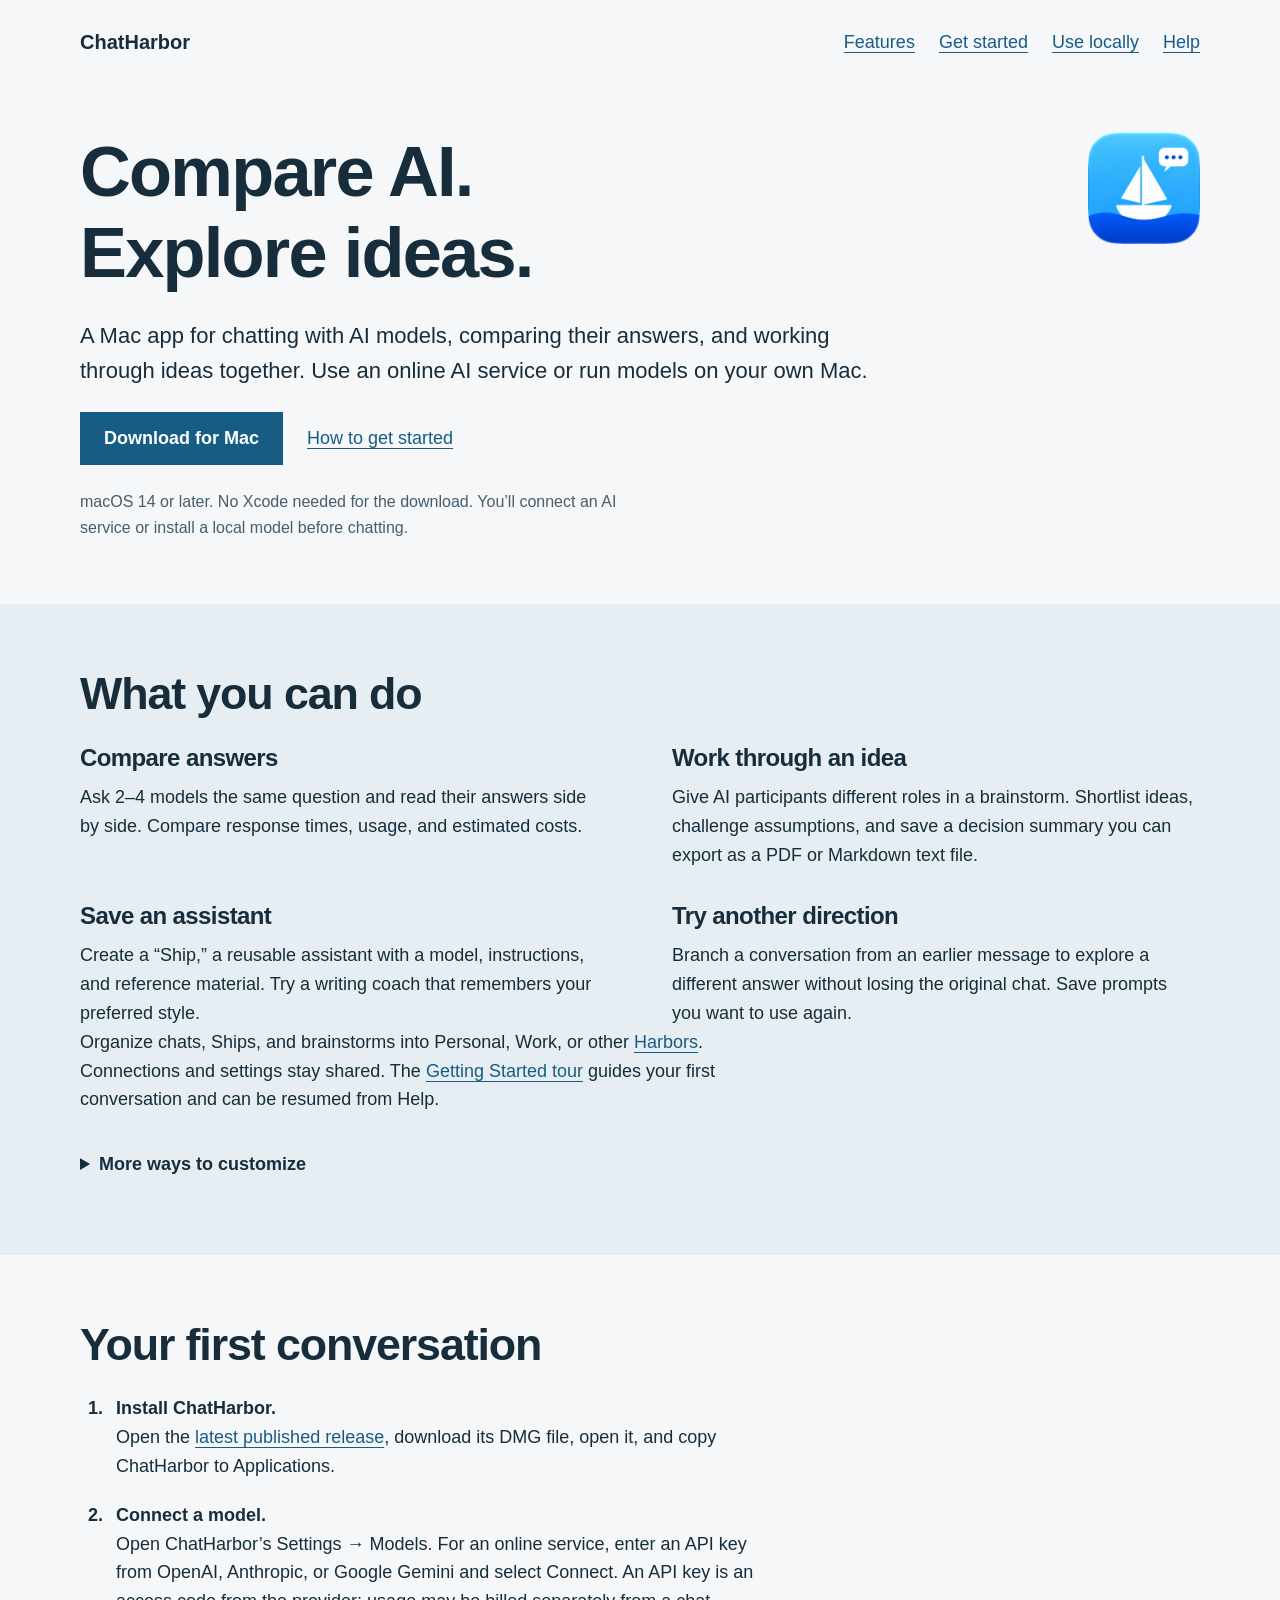
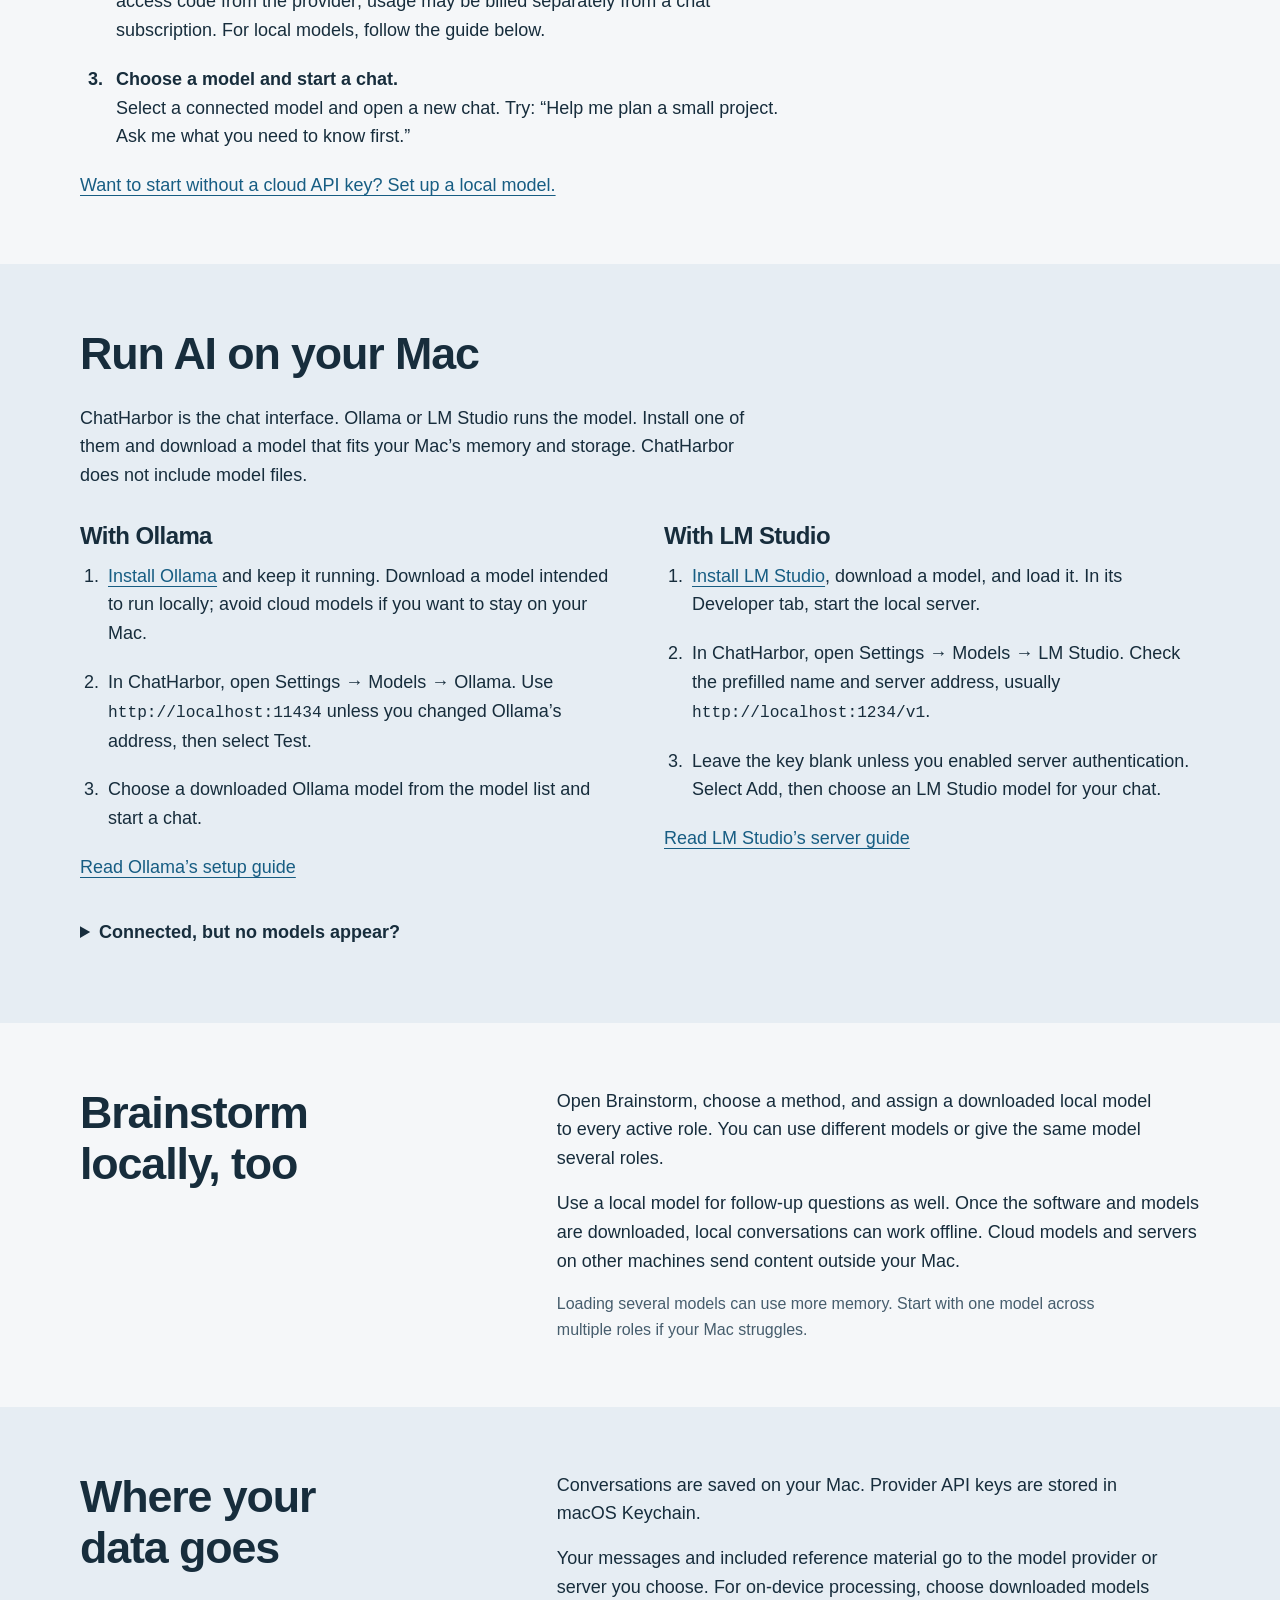
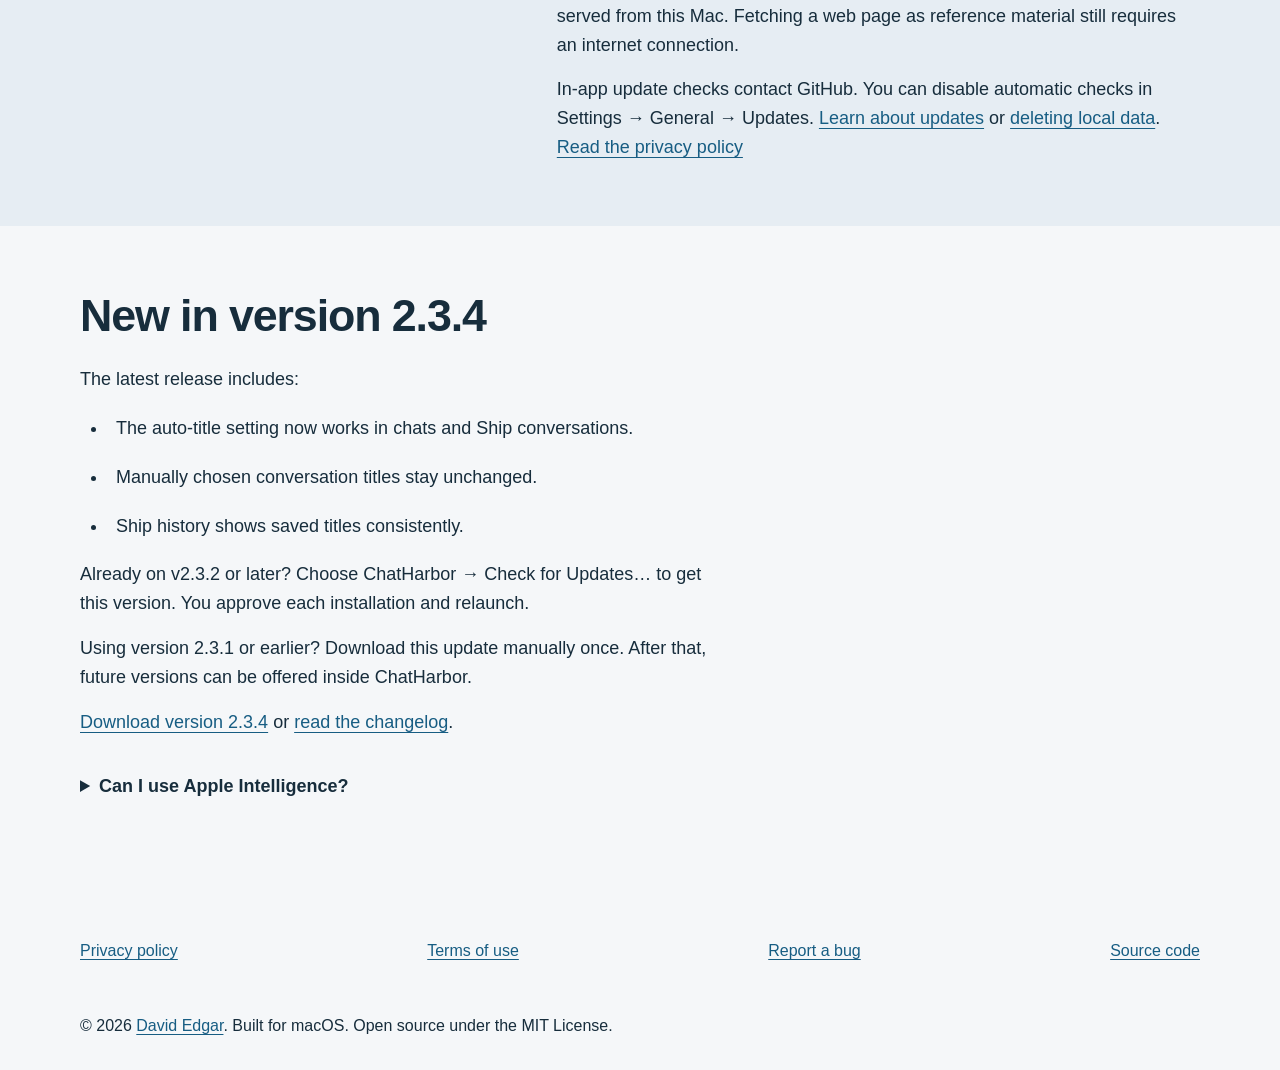
<file: docs/index.html>
<!DOCTYPE html>
<html lang="en">
<head>
    <meta charset="UTF-8">
    <meta name="viewport" content="width=device-width, initial-scale=1.0">
    <title>ChatHarbor — Compare AI models. Work through ideas.</title>
    <meta name="description" content="Compare AI answers and brainstorm in one Mac app. Learn how to get started with cloud providers or run local models using Ollama or LM Studio.">
    <link rel="icon" type="image/png" href="favicon.png">
    <link rel="canonical" href="https://chatharbor.app/">
    <meta property="og:title" content="ChatHarbor | Compare AI and work through ideas">
    <meta property="og:description" content="A Mac app for AI chat, comparisons, and brainstorming. Use cloud providers or run models locally with Ollama or LM Studio.">
    <meta property="og:url" content="https://chatharbor.app/">
    <link rel="stylesheet" href="site.css">
</head>
<body>

<a class="skip-link" href="#main">Skip to content</a>
<nav class="container" aria-label="Main navigation"><strong>ChatHarbor</strong><div><a href="#features">Features</a><a href="#start">Get started</a><a href="#local">Use locally</a><a href="help/">Help</a></div></nav>
<main id="main" tabindex="-1">
<header class="hero container">
            <img class="logo" src="chatharbor-icon.png" alt="" width="112" height="112">

<h1>Compare AI.<br>Explore ideas.</h1>
<p>A Mac app for chatting with AI models, comparing their answers, and working through ideas together. Use an online AI service or run models on your own Mac.</p>
<div class="actions"><a class="button" href="https://github.com/d-edgar/ChatHarbor/releases/latest">Download for Mac</a><a href="#start">How to get started</a></div>
<p class="note">macOS 14 or later. No Xcode needed for the download. You’ll connect an AI service or install a local model before chatting.</p>
</header>
<section id="features" class="band"><div class="container">
<h2>What you can do</h2>
<div class="feature-list">
<article><h3>Compare answers</h3><p>Ask 2–4 models the same question and read their answers side by side. Compare response times, usage, and estimated costs.</p></article>
<article><h3>Work through an idea</h3><p>Give AI participants different roles in a brainstorm. Shortlist ideas, challenge assumptions, and save a decision summary you can export as a PDF or Markdown text file.</p></article>
<article><h3>Save an assistant</h3><p>Create a “Ship,” a reusable assistant with a model, instructions, and reference material. Try a writing coach that remembers your preferred style.</p></article>
<article><h3>Try another direction</h3><p>Branch a conversation from an earlier message to explore a different answer without losing the original chat. Save prompts you want to use again.</p></article>
</div>
<p>Organize chats, Ships, and brainstorms into Personal, Work, or other <a href="help/#harbors">Harbors</a>. Connections and settings stay shared. The <a href="help/#overview">Getting Started tour</a> guides your first conversation and can be resumed from Help.</p>
<details><summary>More ways to customize</summary><p>Choose a brainstorming method such as Six Thinking Hats or assign your own roles. Inspect the instructions and generation settings sent to a model, reuse prompt templates, and choose a light or dark theme.</p><p>Available settings vary by provider. Usage comes from provider reports where available; estimated counts are labeled and missing counts stay unknown. Costs are estimates, not billing totals; unavailable prices are labeled.</p></details>
</div></section>
<section id="start" class="container">
<h2>Your first conversation</h2>
<ol class="steps">
<li><strong>Install ChatHarbor.</strong> Open the <a href="https://github.com/d-edgar/ChatHarbor/releases/latest">latest published release</a>, download its DMG file, open it, and copy ChatHarbor to Applications.</li>
<li><strong>Connect a model.</strong> Open ChatHarbor’s Settings → Models. For an online service, enter an API key from OpenAI, Anthropic, or Google Gemini and select Connect. An API key is an access code from the provider; usage may be billed separately from a chat subscription. For local models, follow the guide below.</li>
<li><strong>Choose a model and start a chat.</strong> Select a connected model and open a new chat. Try: “Help me plan a small project. Ask me what you need to know first.”</li>
</ol>
<p><a href="#local">Want to start without a cloud API key? Set up a local model.</a></p>
</section>
<section id="local" class="band"><div class="container">
<h2>Run AI on your Mac</h2>
<p class="local-intro">ChatHarbor is the chat interface. Ollama or LM Studio runs the model. Install one of them and download a model that fits your Mac’s memory and storage. ChatHarbor does not include model files.</p>
<div class="paths">
<article><h3>With Ollama</h3><ol>
<li><a href="https://ollama.com/download">Install Ollama</a> and keep it running. Download a model intended to run locally; avoid cloud models if you want to stay on your Mac.</li>
<li>In ChatHarbor, open Settings → Models → Ollama. Use <code>http://localhost:11434</code> unless you changed Ollama’s address, then select Test.</li>
<li>Choose a downloaded Ollama model from the model list and start a chat.</li>
</ol><a href="https://docs.ollama.com/quickstart">Read Ollama’s setup guide</a></article>
<article><h3>With LM Studio</h3><ol>
<li><a href="https://lmstudio.ai/download">Install LM Studio</a>, download a model, and load it. In its Developer tab, start the local server.</li>
<li>In ChatHarbor, open Settings → Models → LM Studio. Check the prefilled name and server address, usually <code>http://localhost:1234/v1</code>.</li>
<li>Leave the key blank unless you enabled server authentication. Select Add, then choose an LM Studio model for your chat.</li>
</ol><a href="https://lmstudio.ai/docs/developer/core/server">Read LM Studio’s server guide</a></article>
</div>
<details><summary>Connected, but no models appear?</summary><p>Check that Ollama or LM Studio is still running and that a model has finished downloading. For LM Studio, load the model and start its server. Match ChatHarbor’s address and authentication settings to the server, then reconnect.</p></details>
</div></section>
<section class="container split"><h2>Brainstorm locally, too</h2><div>
<p>Open Brainstorm, choose a method, and assign a downloaded local model to every active role. You can use different models or give the same model several roles.</p>
<p>Use a local model for follow-up questions as well. Once the software and models are downloaded, local conversations can work offline. Cloud models and servers on other machines send content outside your Mac.</p>
<p class="note">Loading several models can use more memory. Start with one model across multiple roles if your Mac struggles.</p>
</div></section>
<section class="band"><div class="container split"><h2>Where your data goes</h2><div>
<p>Conversations are saved on your Mac. Provider API keys are stored in macOS Keychain.</p>
<p>Your messages and included reference material go to the model provider or server you choose. For on-device processing, choose downloaded models served from this Mac. Fetching a web page as reference material still requires an internet connection.</p>
<p>In-app update checks contact GitHub. You can disable automatic checks in Settings → General → Updates. <a href="help/#updates">Learn about updates</a> or <a href="help/#data">deleting local data</a>.</p>
<a href="privacy.html">Read the privacy policy</a>
</div></div></section>
<section id="coming-next" class="container">
<h2>New in version 2.3.4</h2>
<p>The latest release includes:</p>
<ul class="steps"><li>The auto-title setting now works in chats and Ship conversations.</li><li>Manually chosen conversation titles stay unchanged.</li><li>Ship history shows saved titles consistently.</li></ul><p>Already on v2.3.2 or later? Choose ChatHarbor → Check for Updates… to get this version. You approve each installation and relaunch.</p><p>Using version 2.3.1 or earlier? Download this update manually once. After that, future versions can be offered inside ChatHarbor.</p>
<p><a href="https://github.com/d-edgar/ChatHarbor/releases/tag/v2.3.4">Download version 2.3.4</a> or <a href="https://github.com/d-edgar/ChatHarbor/blob/main/CHANGELOG.md">read the changelog</a>.</p>
<details><summary>Can I use Apple Intelligence?</summary><p>Apple Intelligence is available in source builds made with Xcode 26 or later, on compatible Apple Silicon Macs with macOS 26 or later and Apple Intelligence enabled. It is not included in the current published download.</p></details>
</section>
</main>
<footer class="container"><nav class="footer-links" aria-label="Footer"><a href="privacy.html">Privacy policy</a><a href="terms.html">Terms of use</a><a href="bug-report.html">Report a bug</a><a href="https://github.com/d-edgar/ChatHarbor">Source code</a></nav><p>© 2026 <a href="https://dedgar.de">David Edgar</a>. Built for macOS. Open source under the MIT License.</p></footer>
<script data-goatcounter="https://chatharbor.goatcounter.com/count" async src="https://gc.zgo.at/count.js"></script>
</body>
</html>
</file>
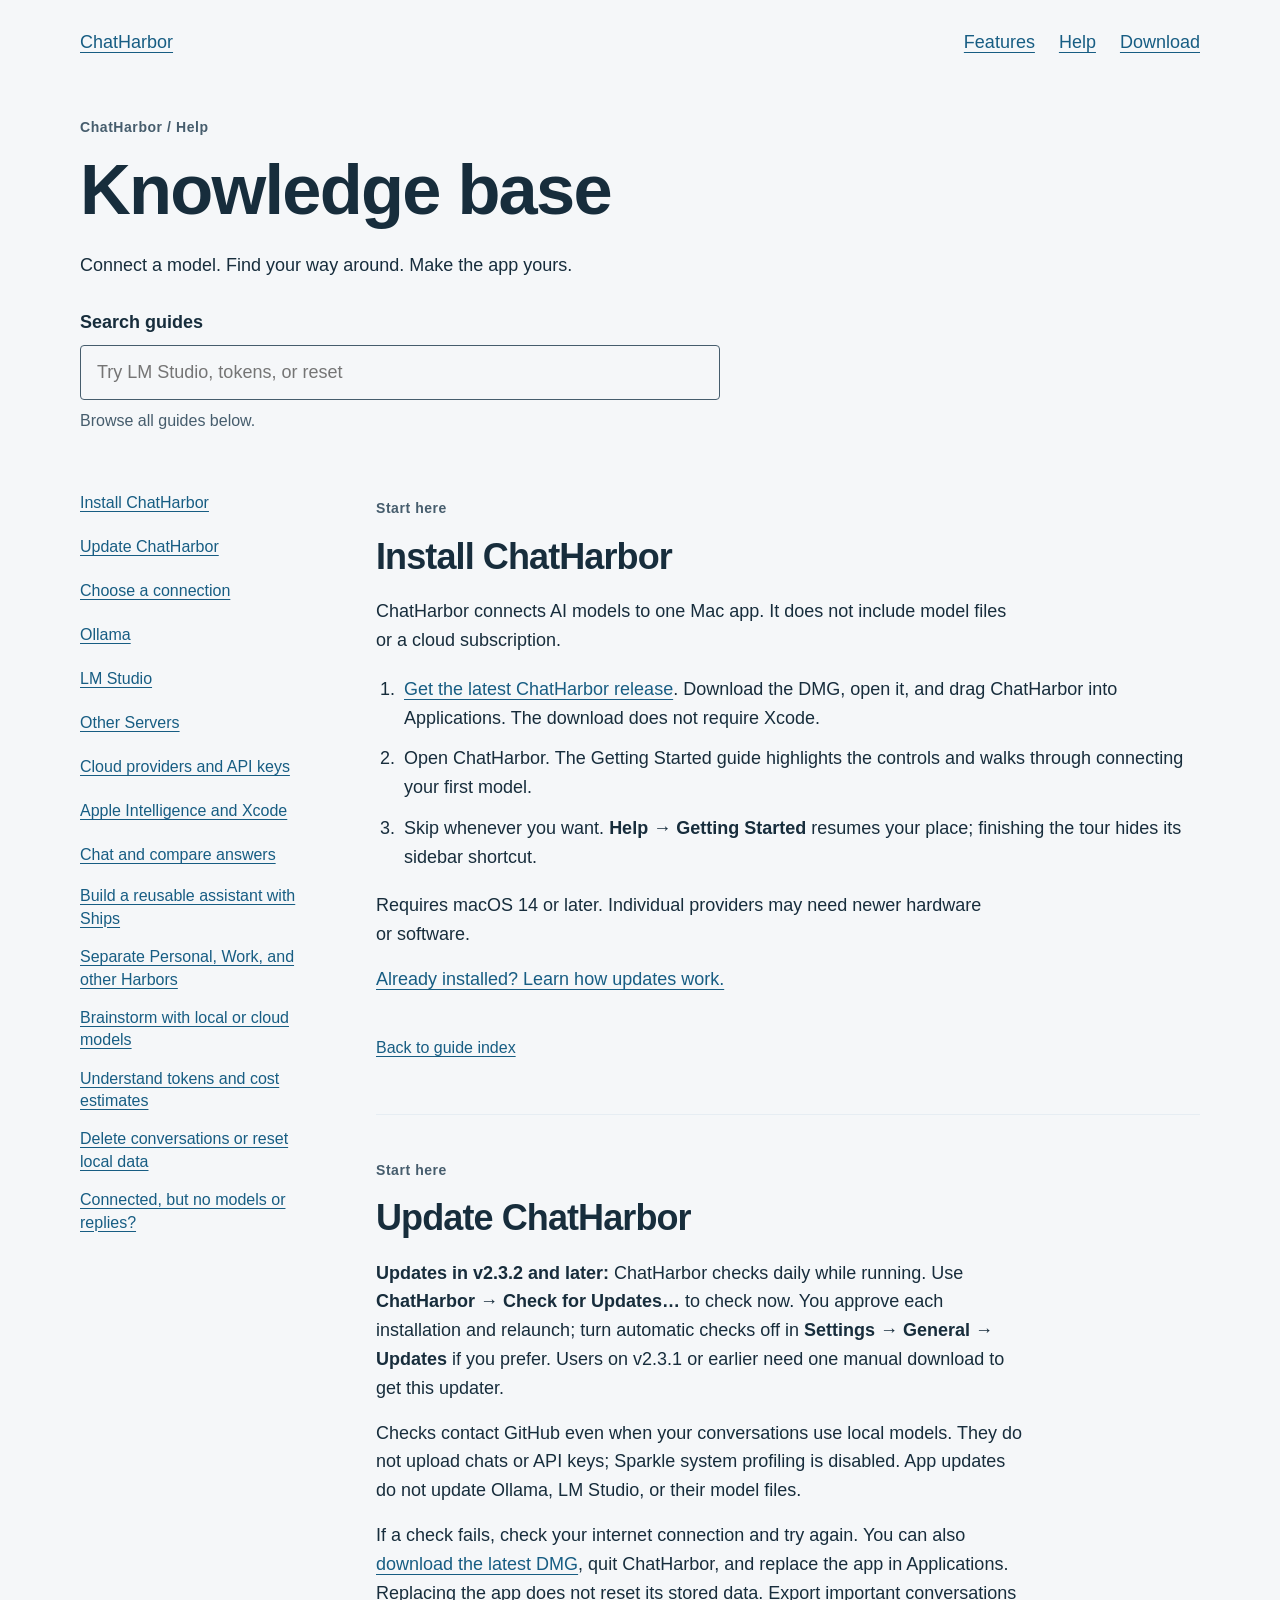
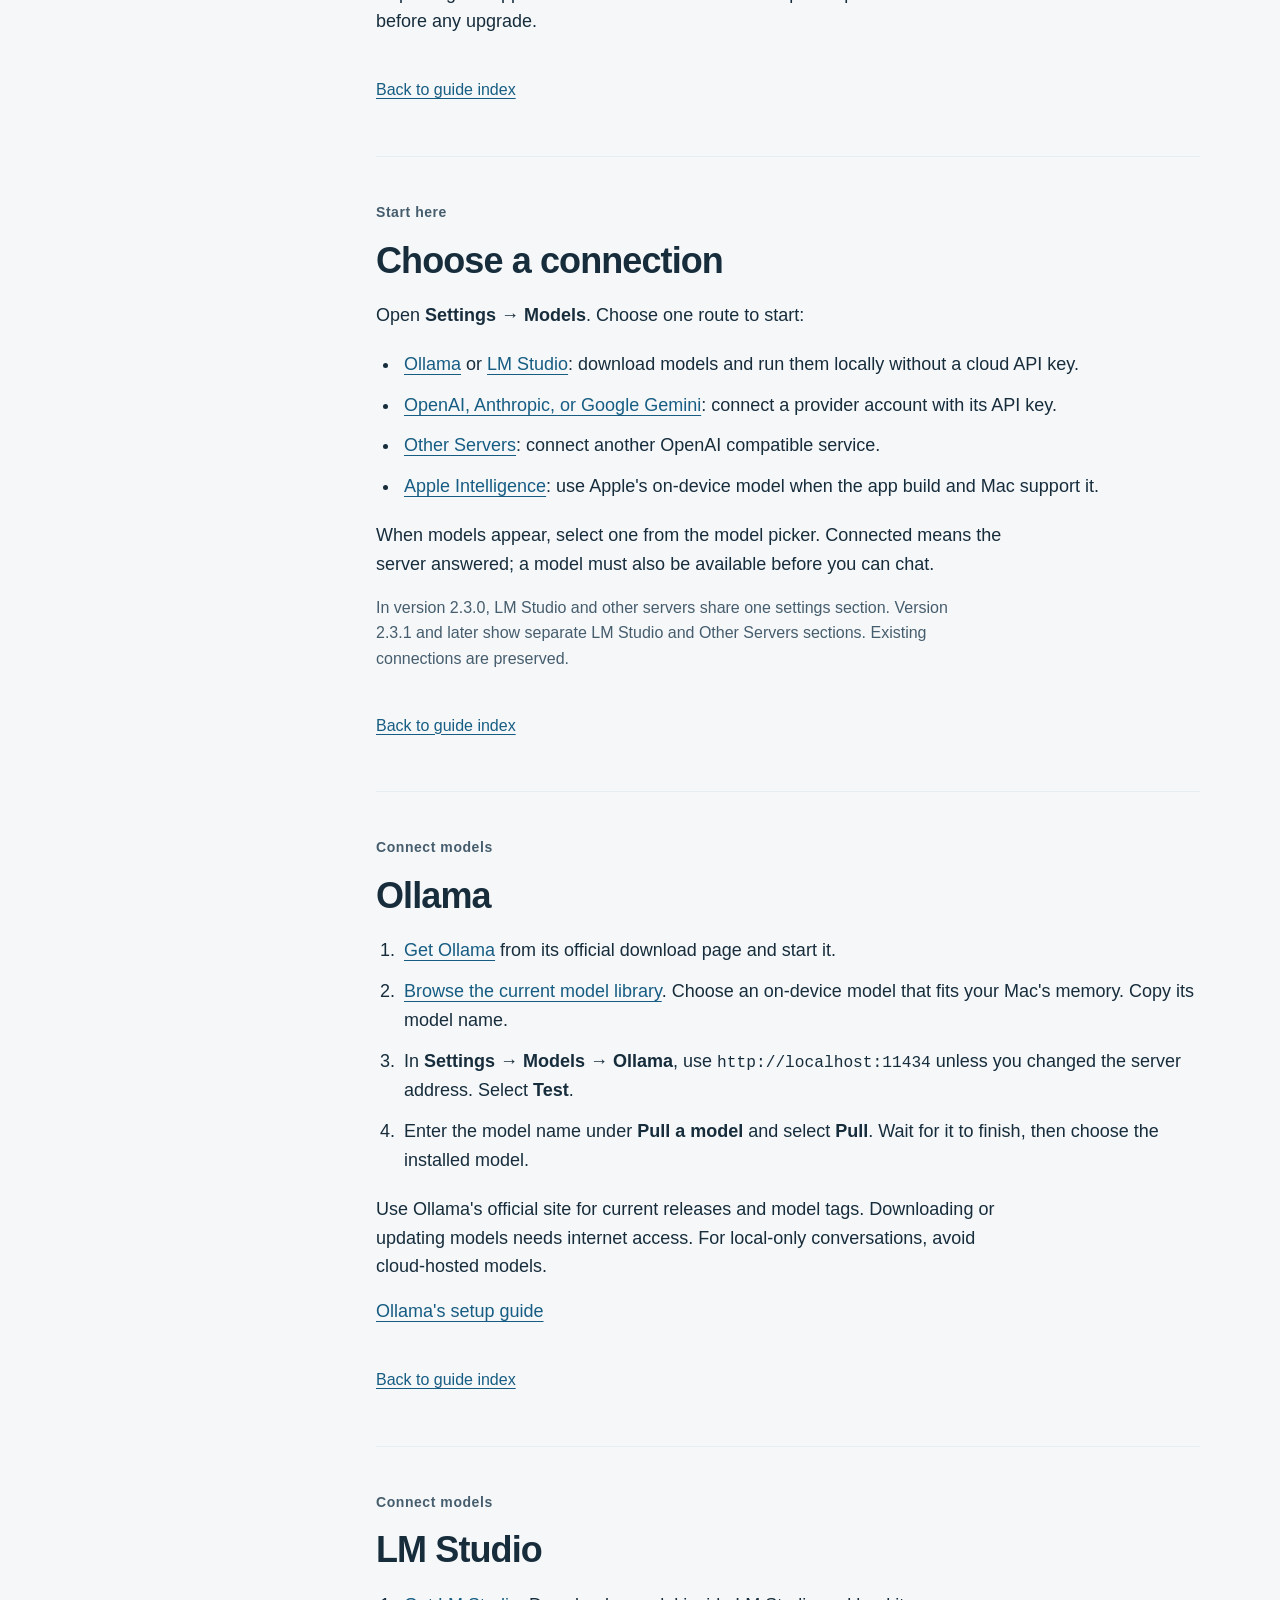
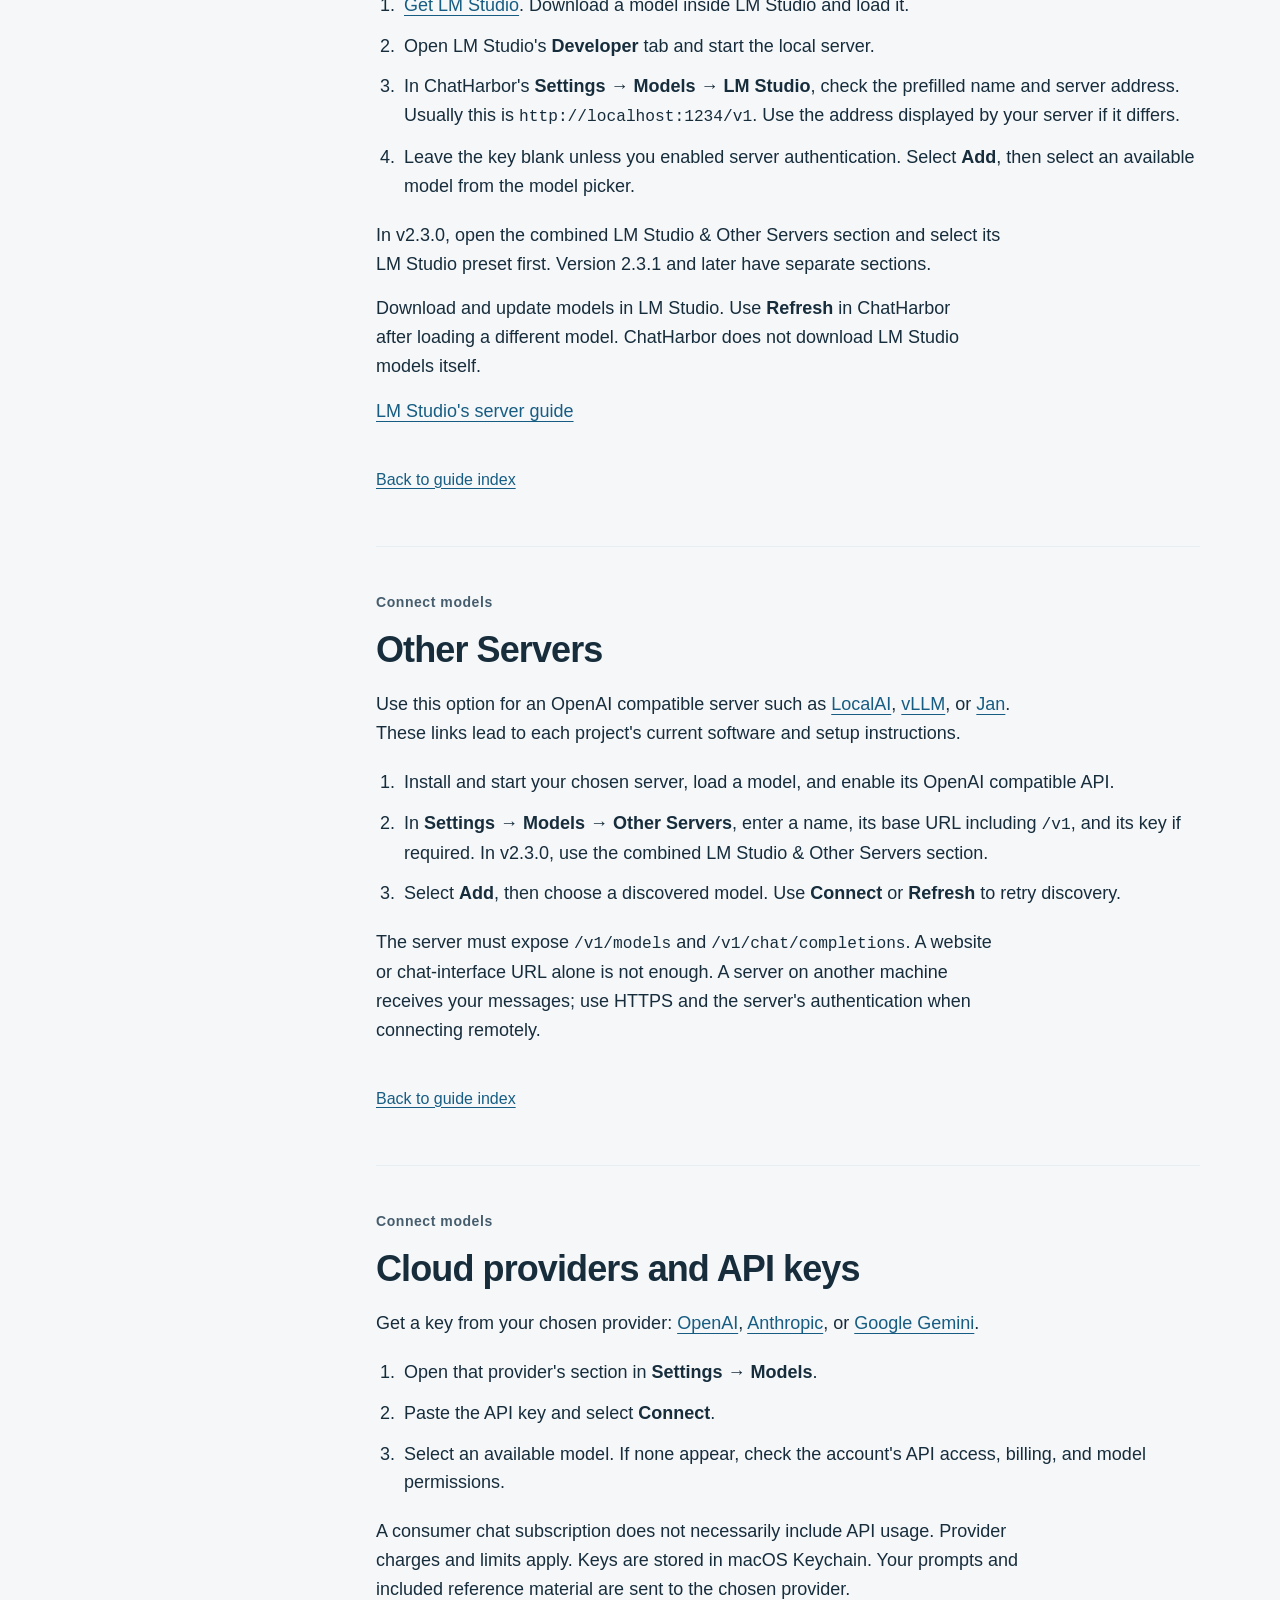
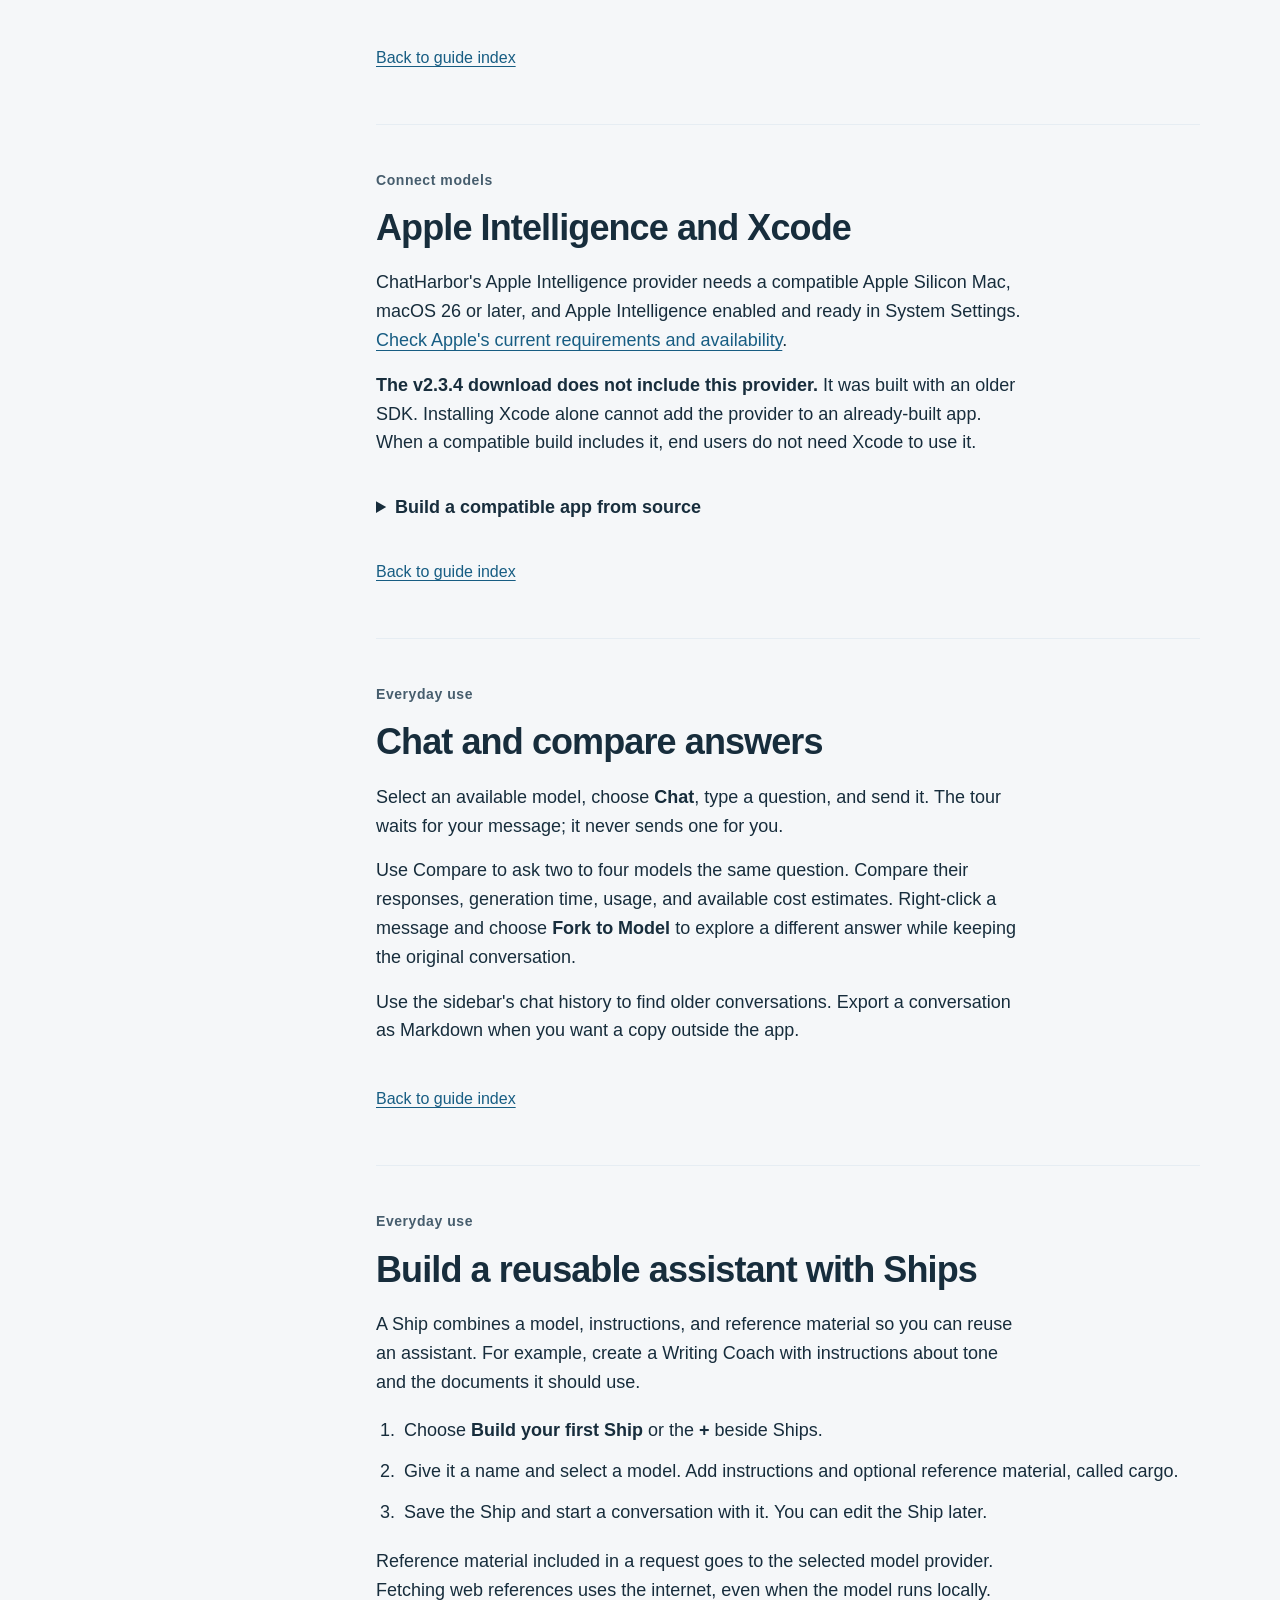
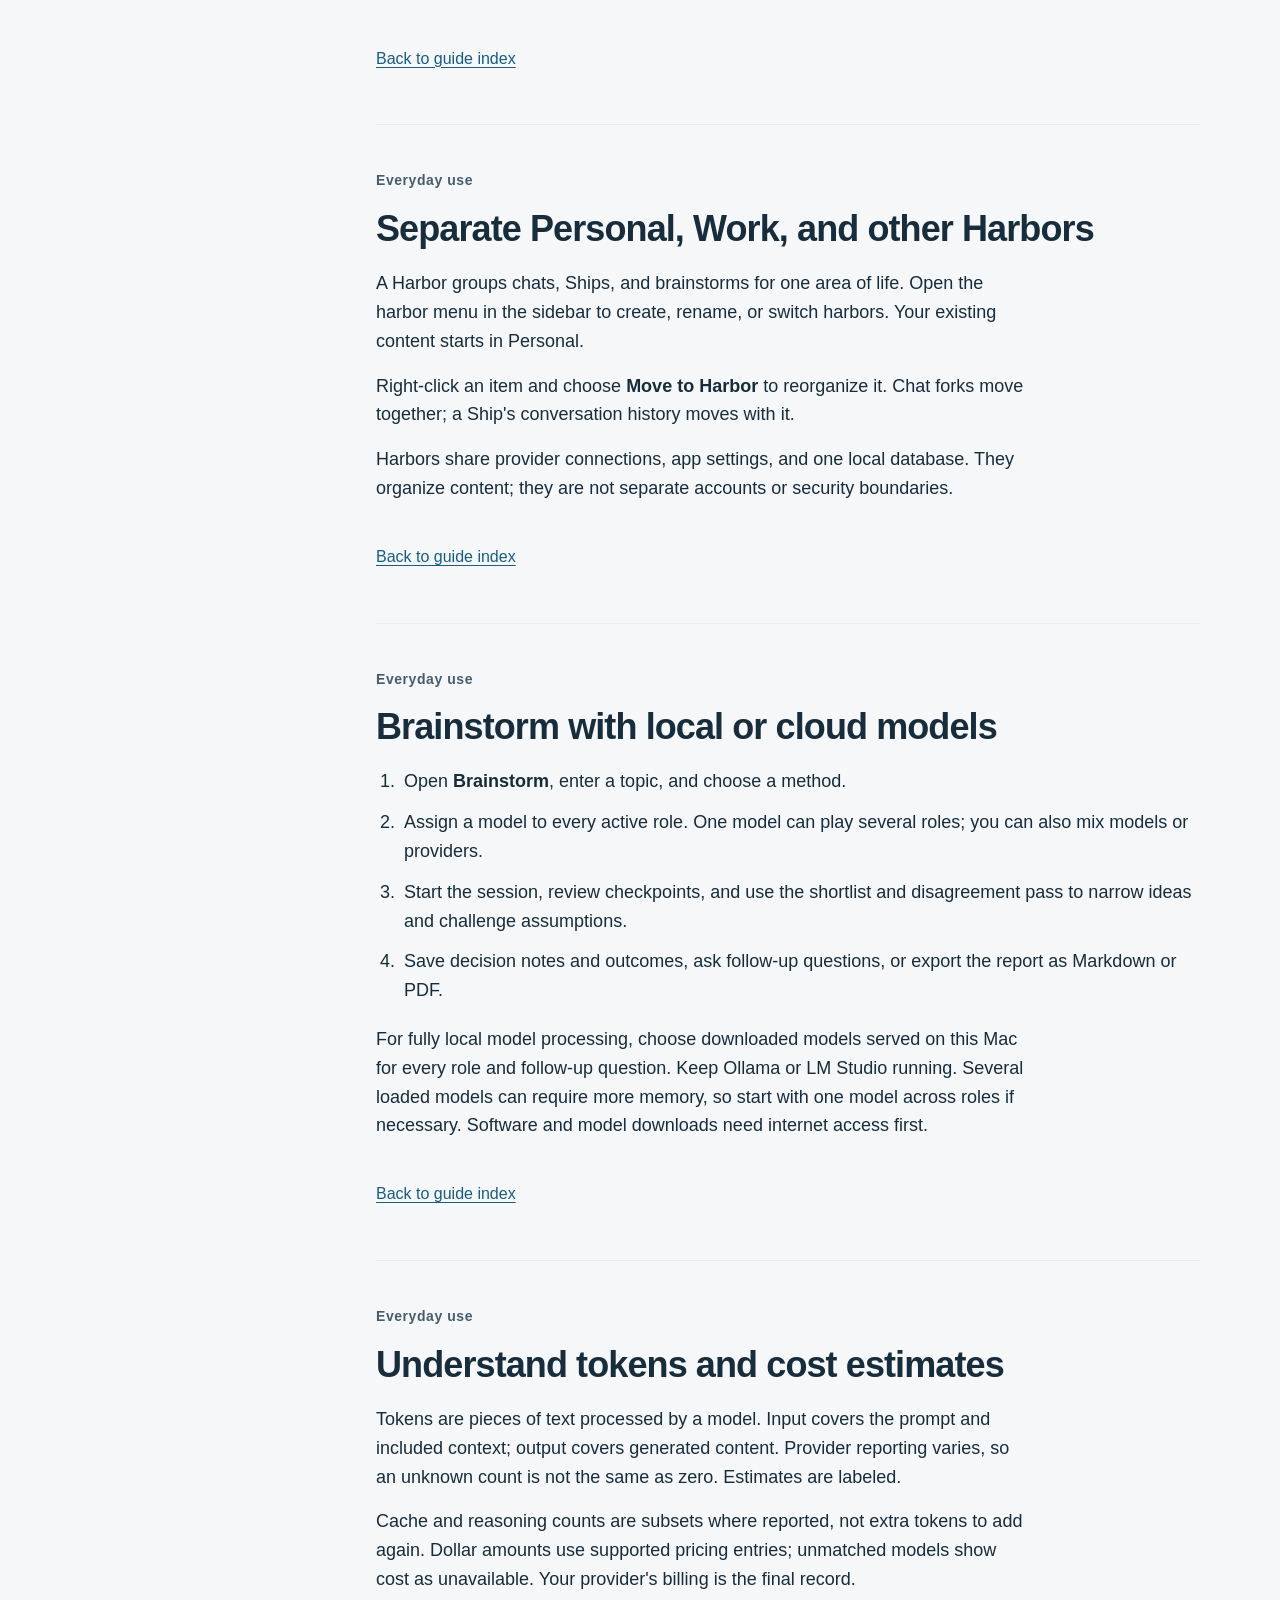
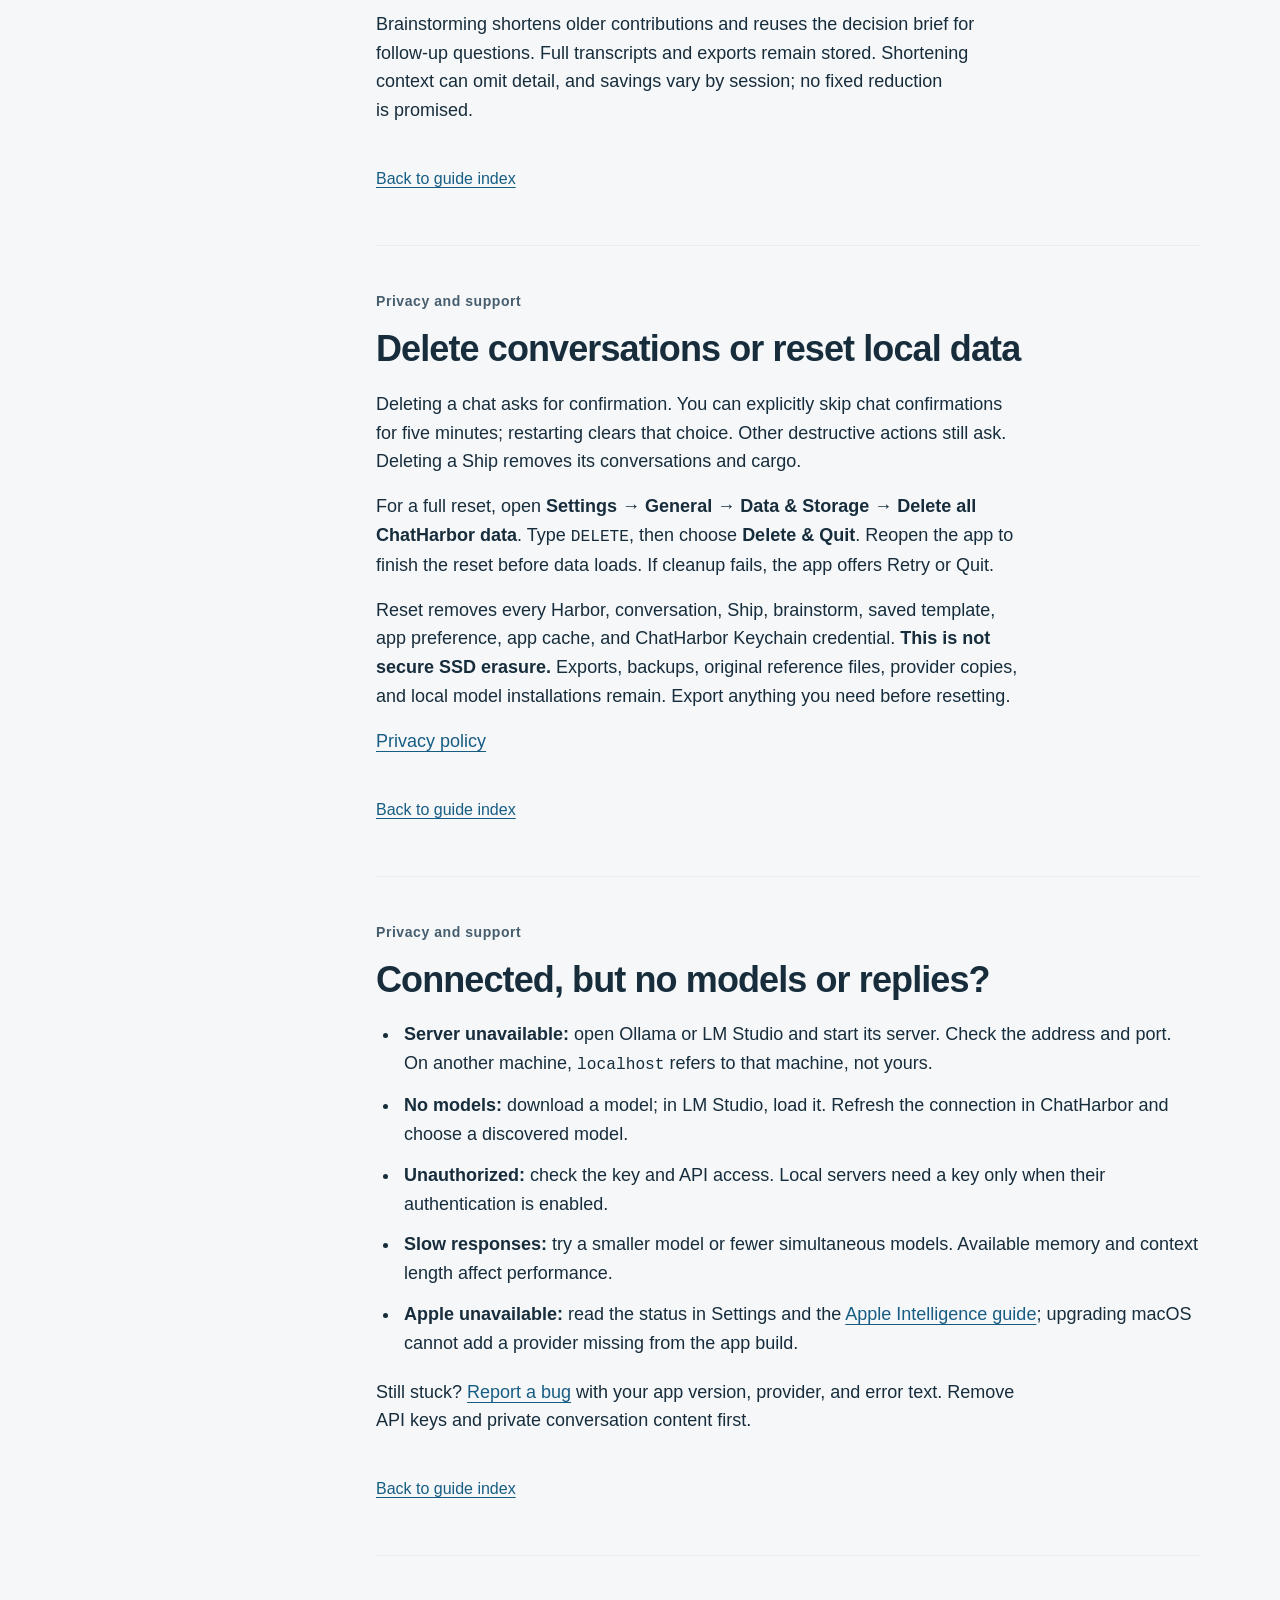
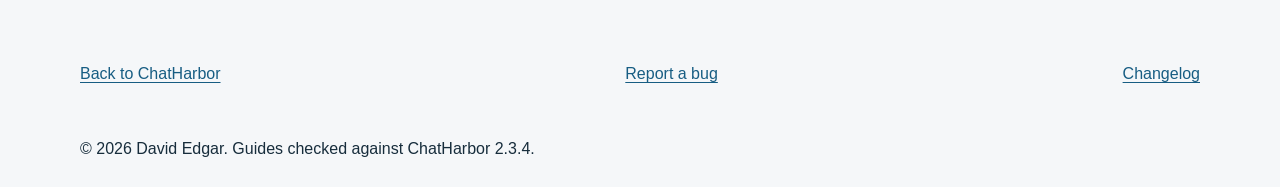
<file: docs/help/index.html>
<!doctype html>
<html lang="en"><head><meta charset="utf-8"><meta name="viewport" content="width=device-width, initial-scale=1"><title>Knowledge Base — ChatHarbor</title><meta name="description" content="Set up ChatHarbor, connect local or cloud models, and learn Ships, Harbors, brainstorming, usage, and data controls."><link rel="canonical" href="https://chatharbor.app/help/"><link rel="icon" href="../favicon.png"><link rel="stylesheet" href="../site.css"><link rel="stylesheet" href="help.css"><script src="help.js" defer></script></head>
<body id="top"><a class="skip-link" href="#guides">Skip to guides</a><header class="container"><nav aria-label="Main navigation"><a href="../">ChatHarbor</a><div><a href="../#features">Features</a><a href="./" aria-current="page">Help</a><a href="https://github.com/d-edgar/ChatHarbor/releases/latest">Download</a></div></nav><div class="intro"><p class="category">ChatHarbor / Help</p><h1>Knowledge base</h1><p>Connect a model. Find your way around. Make the app yours.</p><label for="guide-search">Search guides</label><input id="guide-search" type="search" placeholder="Try LM Studio, tokens, or reset" aria-describedby="search-status"><p id="search-status" role="status">Browse all guides below.</p><noscript><p>Search needs JavaScript. All guides and links work without it; you can also use your browser's Find command.</p></noscript></div></header>
<div class="container help-layout"><aside><nav aria-label="Guide index"><a href="#overview">Install ChatHarbor</a><a href="#updates">Update ChatHarbor</a><a href="#connect">Choose a connection</a><a href="#ollama">Ollama</a><a href="#lmstudio">LM Studio</a><a href="#servers">Other Servers</a><a href="#cloud">Cloud providers and API keys</a><a href="#apple">Apple Intelligence and Xcode</a><a href="#chat">Chat and compare answers</a><a href="#ships">Build a reusable assistant with Ships</a><a href="#harbors">Separate Personal, Work, and other Harbors</a><a href="#brainstorm">Brainstorm with local or cloud models</a><a href="#usage">Understand tokens and cost estimates</a><a href="#data">Delete conversations or reset local data</a><a href="#troubleshooting">Connected, but no models or replies?</a></nav></aside><main id="guides"><p id="no-results" hidden>No matching guides. Try a provider name or a shorter search.</p><article id="overview" data-guide><p class="category">Start here</p><h2>Install ChatHarbor</h2><p>ChatHarbor connects AI models to one Mac app. It does not include model files or a cloud subscription.</p><ol><li><a href="https://github.com/d-edgar/ChatHarbor/releases/latest">Get the latest ChatHarbor release</a>. Download the DMG, open it, and drag ChatHarbor into Applications. The download does not require Xcode.</li><li>Open ChatHarbor. The Getting Started guide highlights the controls and walks through connecting your first model.</li><li>Skip whenever you want. <strong>Help → Getting Started</strong> resumes your place; finishing the tour hides its sidebar shortcut.</li></ol><p>Requires macOS 14 or later. Individual providers may need newer hardware or software.</p><p><a href="#updates">Already installed? Learn how updates work.</a></p><a class="back" href="#top">Back to guide index</a></article>
<article id="updates" data-guide><p class="category">Start here</p><h2>Update ChatHarbor</h2><p><strong>Updates in v2.3.2 and later:</strong> ChatHarbor checks daily while running. Use <strong>ChatHarbor → Check for Updates…</strong> to check now. You approve each installation and relaunch; turn automatic checks off in <strong>Settings → General → Updates</strong> if you prefer. Users on v2.3.1 or earlier need one manual download to get this updater.</p><p>Checks contact GitHub even when your conversations use local models. They do not upload chats or API keys; Sparkle system profiling is disabled. App updates do not update Ollama, LM Studio, or their model files.</p><p>If a check fails, check your internet connection and try again. You can also <a href="https://github.com/d-edgar/ChatHarbor/releases/latest">download the latest DMG</a>, quit ChatHarbor, and replace the app in Applications. Replacing the app does not reset its stored data. Export important conversations before any upgrade.</p><a class="back" href="#top">Back to guide index</a></article>
<article id="connect" data-guide><p class="category">Start here</p><h2>Choose a connection</h2><p>Open <strong>Settings → Models</strong>. Choose one route to start:</p><ul><li><a href="#ollama">Ollama</a> or <a href="#lmstudio">LM Studio</a>: download models and run them locally without a cloud API key.</li><li><a href="#cloud">OpenAI, Anthropic, or Google Gemini</a>: connect a provider account with its API key.</li><li><a href="#servers">Other Servers</a>: connect another OpenAI compatible service.</li><li><a href="#apple">Apple Intelligence</a>: use Apple's on-device model when the app build and Mac support it.</li></ul><p>When models appear, select one from the model picker. Connected means the server answered; a model must also be available before you can chat.</p><p class="note">In version 2.3.0, LM Studio and other servers share one settings section. Version 2.3.1 and later show separate LM Studio and Other Servers sections. Existing connections are preserved.</p><a class="back" href="#top">Back to guide index</a></article>
<article id="ollama" data-guide><p class="category">Connect models</p><h2>Ollama</h2><ol><li><a href="https://ollama.com/download">Get Ollama</a> from its official download page and start it.</li><li><a href="https://ollama.com/library">Browse the current model library</a>. Choose an on-device model that fits your Mac's memory. Copy its model name.</li><li>In <strong>Settings → Models → Ollama</strong>, use <code>http://localhost:11434</code> unless you changed the server address. Select <strong>Test</strong>.</li><li>Enter the model name under <strong>Pull a model</strong> and select <strong>Pull</strong>. Wait for it to finish, then choose the installed model.</li></ol><p>Use Ollama's official site for current releases and model tags. Downloading or updating models needs internet access. For local-only conversations, avoid cloud-hosted models.</p><p><a href="https://docs.ollama.com/quickstart">Ollama's setup guide</a></p><a class="back" href="#top">Back to guide index</a></article>
<article id="lmstudio" data-guide><p class="category">Connect models</p><h2>LM Studio</h2><ol><li><a href="https://lmstudio.ai/download">Get LM Studio</a>. Download a model inside LM Studio and load it.</li><li>Open LM Studio's <strong>Developer</strong> tab and start the local server.</li><li>In ChatHarbor's <strong>Settings → Models → LM Studio</strong>, check the prefilled name and server address. Usually this is <code>http://localhost:1234/v1</code>. Use the address displayed by your server if it differs.</li><li>Leave the key blank unless you enabled server authentication. Select <strong>Add</strong>, then select an available model from the model picker.</li></ol><p>In v2.3.0, open the combined LM Studio &amp; Other Servers section and select its LM Studio preset first. Version 2.3.1 and later have separate sections.</p><p>Download and update models in LM Studio. Use <strong>Refresh</strong> in ChatHarbor after loading a different model. ChatHarbor does not download LM Studio models itself.</p><p><a href="https://lmstudio.ai/docs/developer/core/server">LM Studio's server guide</a></p><a class="back" href="#top">Back to guide index</a></article>
<article id="servers" data-guide><p class="category">Connect models</p><h2>Other Servers</h2><p>Use this option for an OpenAI compatible server such as <a href="https://localai.io/">LocalAI</a>, <a href="https://docs.vllm.ai/">vLLM</a>, or <a href="https://www.jan.ai/">Jan</a>. These links lead to each project's current software and setup instructions.</p><ol><li>Install and start your chosen server, load a model, and enable its OpenAI compatible API.</li><li>In <strong>Settings → Models → Other Servers</strong>, enter a name, its base URL including <code>/v1</code>, and its key if required. In v2.3.0, use the combined LM Studio &amp; Other Servers section.</li><li>Select <strong>Add</strong>, then choose a discovered model. Use <strong>Connect</strong> or <strong>Refresh</strong> to retry discovery.</li></ol><p>The server must expose <code>/v1/models</code> and <code>/v1/chat/completions</code>. A website or chat-interface URL alone is not enough. A server on another machine receives your messages; use HTTPS and the server's authentication when connecting remotely.</p><a class="back" href="#top">Back to guide index</a></article>
<article id="cloud" data-guide><p class="category">Connect models</p><h2>Cloud providers and API keys</h2><p>Get a key from your chosen provider: <a href="https://platform.openai.com/api-keys">OpenAI</a>, <a href="https://platform.claude.com/settings/keys">Anthropic</a>, or <a href="https://aistudio.google.com/apikey">Google Gemini</a>.</p><ol><li>Open that provider's section in <strong>Settings → Models</strong>.</li><li>Paste the API key and select <strong>Connect</strong>.</li><li>Select an available model. If none appear, check the account's API access, billing, and model permissions.</li></ol><p>A consumer chat subscription does not necessarily include API usage. Provider charges and limits apply. Keys are stored in macOS Keychain. Your prompts and included reference material are sent to the chosen provider.</p><a class="back" href="#top">Back to guide index</a></article>
<article id="apple" data-guide><p class="category">Connect models</p><h2>Apple Intelligence and Xcode</h2><p>ChatHarbor's Apple Intelligence provider needs a compatible Apple Silicon Mac, macOS 26 or later, and Apple Intelligence enabled and ready in System Settings. <a href="https://support.apple.com/en-us/121115">Check Apple's current requirements and availability</a>.</p><p><strong>The v2.3.4 download does not include this provider.</strong> It was built with an older SDK. Installing Xcode alone cannot add the provider to an already-built app. When a compatible build includes it, end users do not need Xcode to use it.</p><details><summary>Build a compatible app from source</summary><ol><li><a href="https://apps.apple.com/us/app/xcode/id497799835">Get Xcode from the Mac App Store</a>. Use Xcode 26 or later, compatible with your installed macOS.</li><li><a href="https://github.com/d-edgar/ChatHarbor">Get the ChatHarbor source</a> and open <code>ChatHarbor.xcodeproj</code> in Xcode.</li><li>Select the ChatHarbor scheme and My Mac. Configure your development signing team if prompted, then build and run.</li><li>Enable Apple Intelligence in macOS System Settings and let its model download. In the new ChatHarbor build, open <strong>Settings → Models → Apple Intelligence</strong> and enable it.</li></ol><p>For further build details, see the <a href="https://github.com/d-edgar/ChatHarbor#build-from-source">repository README</a>. If you prefer the published download, use Ollama or LM Studio for local models.</p></details><a class="back" href="#top">Back to guide index</a></article>
<article id="chat" data-guide><p class="category">Everyday use</p><h2>Chat and compare answers</h2><p>Select an available model, choose <strong>Chat</strong>, type a question, and send it. The tour waits for your message; it never sends one for you.</p><p>Use Compare to ask two to four models the same question. Compare their responses, generation time, usage, and available cost estimates. Right-click a message and choose <strong>Fork to Model</strong> to explore a different answer while keeping the original conversation.</p><p>Use the sidebar's chat history to find older conversations. Export a conversation as Markdown when you want a copy outside the app.</p><a class="back" href="#top">Back to guide index</a></article>
<article id="ships" data-guide><p class="category">Everyday use</p><h2>Build a reusable assistant with Ships</h2><p>A Ship combines a model, instructions, and reference material so you can reuse an assistant. For example, create a Writing Coach with instructions about tone and the documents it should use.</p><ol><li>Choose <strong>Build your first Ship</strong> or the <strong>+</strong> beside Ships.</li><li>Give it a name and select a model. Add instructions and optional reference material, called cargo.</li><li>Save the Ship and start a conversation with it. You can edit the Ship later.</li></ol><p>Reference material included in a request goes to the selected model provider. Fetching web references uses the internet, even when the model runs locally.</p><a class="back" href="#top">Back to guide index</a></article>
<article id="harbors" data-guide><p class="category">Everyday use</p><h2>Separate Personal, Work, and other Harbors</h2><p>A Harbor groups chats, Ships, and brainstorms for one area of life. Open the harbor menu in the sidebar to create, rename, or switch harbors. Your existing content starts in Personal.</p><p>Right-click an item and choose <strong>Move to Harbor</strong> to reorganize it. Chat forks move together; a Ship's conversation history moves with it.</p><p>Harbors share provider connections, app settings, and one local database. They organize content; they are not separate accounts or security boundaries.</p><a class="back" href="#top">Back to guide index</a></article>
<article id="brainstorm" data-guide><p class="category">Everyday use</p><h2>Brainstorm with local or cloud models</h2><ol><li>Open <strong>Brainstorm</strong>, enter a topic, and choose a method.</li><li>Assign a model to every active role. One model can play several roles; you can also mix models or providers.</li><li>Start the session, review checkpoints, and use the shortlist and disagreement pass to narrow ideas and challenge assumptions.</li><li>Save decision notes and outcomes, ask follow-up questions, or export the report as Markdown or PDF.</li></ol><p>For fully local model processing, choose downloaded models served on this Mac for every role and follow-up question. Keep Ollama or LM Studio running. Several loaded models can require more memory, so start with one model across roles if necessary. Software and model downloads need internet access first.</p><a class="back" href="#top">Back to guide index</a></article>
<article id="usage" data-guide><p class="category">Everyday use</p><h2>Understand tokens and cost estimates</h2><p>Tokens are pieces of text processed by a model. Input covers the prompt and included context; output covers generated content. Provider reporting varies, so an unknown count is not the same as zero. Estimates are labeled.</p><p>Cache and reasoning counts are subsets where reported, not extra tokens to add again. Dollar amounts use supported pricing entries; unmatched models show cost as unavailable. Your provider's billing is the final record.</p><p>Brainstorming shortens older contributions and reuses the decision brief for follow-up questions. Full transcripts and exports remain stored. Shortening context can omit detail, and savings vary by session; no fixed reduction is promised.</p><a class="back" href="#top">Back to guide index</a></article>
<article id="data" data-guide><p class="category">Privacy and support</p><h2>Delete conversations or reset local data</h2><p>Deleting a chat asks for confirmation. You can explicitly skip chat confirmations for five minutes; restarting clears that choice. Other destructive actions still ask. Deleting a Ship removes its conversations and cargo.</p><p>For a full reset, open <strong>Settings → General → Data &amp; Storage → Delete all ChatHarbor data</strong>. Type <code>DELETE</code>, then choose <strong>Delete &amp; Quit</strong>. Reopen the app to finish the reset before data loads. If cleanup fails, the app offers Retry or Quit.</p><p>Reset removes every Harbor, conversation, Ship, brainstorm, saved template, app preference, app cache, and ChatHarbor Keychain credential. <strong>This is not secure SSD erasure.</strong> Exports, backups, original reference files, provider copies, and local model installations remain. Export anything you need before resetting.</p><p><a href="../privacy.html">Privacy policy</a></p><a class="back" href="#top">Back to guide index</a></article>
<article id="troubleshooting" data-guide><p class="category">Privacy and support</p><h2>Connected, but no models or replies?</h2><ul><li><strong>Server unavailable:</strong> open Ollama or LM Studio and start its server. Check the address and port. On another machine, <code>localhost</code> refers to that machine, not yours.</li><li><strong>No models:</strong> download a model; in LM Studio, load it. Refresh the connection in ChatHarbor and choose a discovered model.</li><li><strong>Unauthorized:</strong> check the key and API access. Local servers need a key only when their authentication is enabled.</li><li><strong>Slow responses:</strong> try a smaller model or fewer simultaneous models. Available memory and context length affect performance.</li><li><strong>Apple unavailable:</strong> read the status in Settings and the <a href="#apple">Apple Intelligence guide</a>; upgrading macOS cannot add a provider missing from the app build.</li></ul><p>Still stuck? <a href="../bug-report.html">Report a bug</a> with your app version, provider, and error text. Remove API keys and private conversation content first.</p><a class="back" href="#top">Back to guide index</a></article></main></div><footer class="container"><nav aria-label="Footer"><a href="../">Back to ChatHarbor</a><a href="../bug-report.html">Report a bug</a><a href="https://github.com/d-edgar/ChatHarbor/blob/main/CHANGELOG.md">Changelog</a></nav><p>© 2026 David Edgar. Guides checked against ChatHarbor 2.3.4.</p></footer></body></html>
</file>
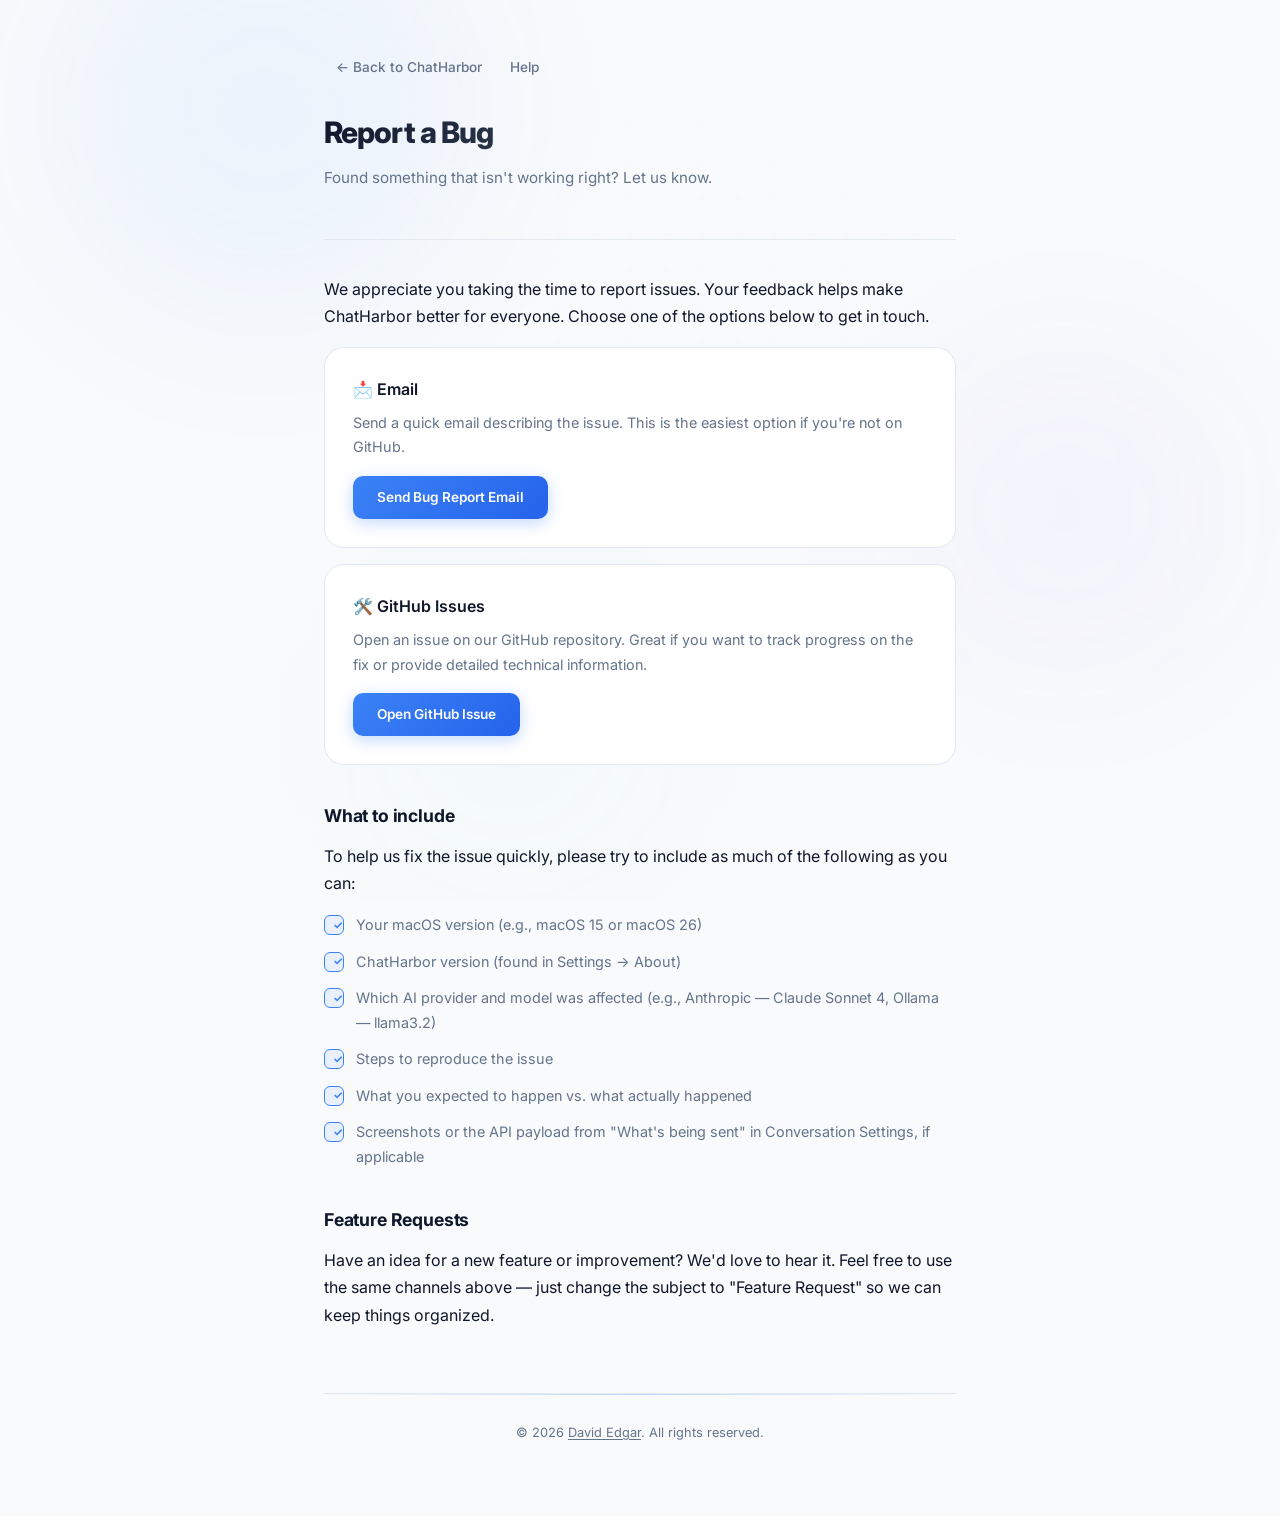
<file: docs/bug-report.html>
<!DOCTYPE html>
<html lang="en">
<head>
    <meta charset="UTF-8">
    <meta name="viewport" content="width=device-width, initial-scale=1.0">
    <title>Report a Bug — ChatHarbor</title>
    <link rel="icon" type="image/png" href="favicon.png">
    <link rel="preconnect" href="https://fonts.googleapis.com">
    <link rel="preconnect" href="https://fonts.gstatic.com" crossorigin>
    <link href="https://fonts.googleapis.com/css2?family=Inter:wght@400;500;600;700;800&display=swap" rel="stylesheet">
    <style>
        *, *::before, *::after { box-sizing: border-box; margin: 0; padding: 0; }

        :root {
            --bg: #f8fafc;
            --surface: #ffffff;
            --text: #0f172a;
            --text-secondary: #64748b;
            --accent: #3b82f6;
            --accent-hover: #2563eb;
            --accent-wash: rgba(59,130,246,.06);
            --border: #e2e8f0;
            --radius: 20px;
            --input-bg: #ffffff;
            --glow: rgba(59, 130, 246, 0.08);
        }

        @media (prefers-color-scheme: dark) {
            :root {
                --bg: #050810;
                --surface: rgba(30, 41, 59, 0.5);
                --text: #f1f5f9;
                --text-secondary: #94a3b8;
                --accent: #60a5fa;
                --accent-hover: #93bbfd;
                --accent-wash: rgba(96,165,250,.06);
                --border: rgba(148, 163, 184, 0.12);
                --input-bg: rgba(30, 41, 59, 0.6);
                --glow: rgba(96, 165, 250, 0.06);
            }
        }

        body {
            font-family: 'Inter', -apple-system, BlinkMacSystemFont, sans-serif;
            background: var(--bg);
            color: var(--text);
            line-height: 1.7;
            -webkit-font-smoothing: antialiased;
            overflow-x: hidden;
        }

        /* ── Animated background ─────────────────────── */
        .bg-glow {
            position: fixed; inset: 0; z-index: -1; overflow: hidden;
        }
        .bg-orb {
            position: absolute; border-radius: 50%; filter: blur(80px);
            will-change: transform;
        }
        .bg-orb-1 {
            width: 400px; height: 400px; top: -10%; left: 5%;
            background: rgba(59,130,246,.06);
            animation: orbDrift1 20s ease-in-out infinite alternate;
        }
        .bg-orb-2 {
            width: 300px; height: 300px; top: 40%; right: 5%;
            background: rgba(124,58,237,.04);
            animation: orbDrift2 25s ease-in-out infinite alternate;
        }
        .bg-orb-3 {
            width: 250px; height: 250px; bottom: 5%; left: 30%;
            background: rgba(52,211,153,.03);
            animation: orbDrift3 18s ease-in-out infinite alternate;
        }
        @keyframes orbDrift1 { 0%{transform:translate(0,0) scale(1)} 100%{transform:translate(5%,8%) scale(1.1)} }
        @keyframes orbDrift2 { 0%{transform:translate(0,0) scale(1)} 100%{transform:translate(-8%,-5%) scale(1.08)} }
        @keyframes orbDrift3 { 0%{transform:translate(0,0) scale(1)} 100%{transform:translate(6%,-6%) scale(1.05)} }

        @media (prefers-color-scheme: dark) {
            .bg-orb-1 { background: rgba(59,130,246,.04); }
            .bg-orb-2 { background: rgba(124,58,237,.03); }
            .bg-orb-3 { background: rgba(52,211,153,.02); }
        }

        /* ── Dot grid ────────────────────────────────── */
        .dot-grid {
            position: fixed; inset: 0; z-index: -1;
            background-image: radial-gradient(circle, var(--border) 0.8px, transparent 0.8px);
            background-size: 36px 36px;
            mask-image: radial-gradient(ellipse 60% 50% at 50% 30%, rgba(0,0,0,.3), transparent);
            -webkit-mask-image: radial-gradient(ellipse 60% 50% at 50% 30%, rgba(0,0,0,.3), transparent);
        }

        .container { max-width: 680px; margin: 0 auto; padding: 0 24px; }

        header {
            padding: 48px 0 32px;
            border-bottom: 1px solid var(--border);
            margin-bottom: 36px;
            animation: fadeUp 0.5s ease both;
        }

        .back {
            display: inline-flex;
            align-items: center;
            gap: 6px;
            color: var(--text-secondary);
            text-decoration: none;
            font-size: 0.85rem;
            font-weight: 500;
            margin-bottom: 20px;
            padding: 8px 12px;
            border-radius: 8px;
            transition: all 0.2s ease;
        }

        .back:hover {
            color: var(--accent);
            text-decoration: none;
            background: var(--accent-wash);
        }

        h1 {
            font-size: 1.85rem;
            font-weight: 800;
            letter-spacing: -0.03em;
            background: linear-gradient(135deg, var(--text) 0%, var(--text-secondary) 100%);
            -webkit-background-clip: text;
            -webkit-text-fill-color: transparent;
            background-clip: text;
            margin-bottom: 8px;
        }

        .subtitle { font-size: 0.95rem; color: var(--text-secondary); }

        main { padding-bottom: 48px; animation: fadeUp 0.5s ease 0.1s both; }

        h2 {
            font-size: 1.1rem;
            font-weight: 700;
            margin-top: 36px;
            margin-bottom: 12px;
            letter-spacing: -0.01em;
        }

        p { margin-bottom: 16px; color: var(--text); }
        p.secondary { color: var(--text-secondary); }

        .option-card {
            background: var(--surface);
            border: 1px solid var(--border);
            border-radius: var(--radius);
            padding: 28px;
            margin-bottom: 16px;
            backdrop-filter: blur(12px);
            -webkit-backdrop-filter: blur(12px);
            transition: transform 0.25s ease, box-shadow 0.25s ease, border-color 0.25s ease;
        }

        .option-card:hover {
            transform: translateY(-2px);
            box-shadow: 0 8px 24px rgba(0, 0, 0, 0.06);
            border-color: var(--accent);
        }

        .option-card h3 { font-size: 1rem; font-weight: 600; margin-bottom: 8px; }
        .option-card p { font-size: 0.9rem; color: var(--text-secondary); margin-bottom: 16px; }

        .option-card a.btn {
            display: inline-block;
            background: linear-gradient(135deg, var(--accent), #2563eb);
            color: #ffffff;
            padding: 10px 24px;
            border-radius: 10px;
            font-size: 0.85rem;
            font-weight: 600;
            text-decoration: none;
            transition: all 0.2s cubic-bezier(.16,1,.3,1);
            box-shadow: 0 4px 16px rgba(59,130,246,.3);
        }

        .option-card a.btn:hover {
            transform: translateY(-2px);
            box-shadow: 0 8px 28px rgba(59,130,246,.4);
            text-decoration: none;
        }

        .checklist { margin: 16px 0; padding-left: 0; list-style: none; }

        .checklist li {
            position: relative;
            padding-left: 32px;
            margin-bottom: 12px;
            font-size: 0.9rem;
            color: var(--text-secondary);
        }

        .checklist li::before {
            content: "";
            position: absolute;
            left: 0;
            top: 2px;
            width: 20px;
            height: 20px;
            background: var(--glow);
            border: 1.5px solid var(--accent);
            border-radius: 6px;
        }

        .checklist li::after {
            content: "\2713";
            position: absolute;
            left: 4px;
            top: 2px;
            width: 20px;
            height: 20px;
            display: flex;
            align-items: center;
            justify-content: center;
            color: var(--accent);
            font-size: 0.7rem;
            font-weight: 700;
        }

        a { color: var(--accent); text-decoration: none; transition: color 0.2s ease; }
        a:hover { color: var(--accent-hover); text-decoration: underline; }

        footer {
            text-align: center;
            padding: 28px 0 56px;
            border-top: 1px solid var(--border);
            position: relative;
        }

        footer::before {
            content: '';
            position: absolute;
            top: 0;
            left: 0;
            right: 0;
            height: 1px;
            background: linear-gradient(90deg, transparent, var(--accent), transparent);
            opacity: .3;
        }

        footer p { font-size: 0.8rem; color: var(--text-secondary); }

        @keyframes fadeUp {
            from { opacity: 0; transform: translateY(12px); }
            to { opacity: 1; transform: translateY(0); }
        }
    </style>
</head>
<body>

<!-- Background effects -->
<div class="bg-glow">
    <div class="bg-orb bg-orb-1"></div>
    <div class="bg-orb bg-orb-2"></div>
    <div class="bg-orb bg-orb-3"></div>
</div>
<div class="dot-grid"></div>

    <div class="container">
        <header>
            <a href="index.html" class="back">&larr; Back to ChatHarbor</a> <a href="help/" class="back">Help</a>
            <h1>Report a Bug</h1>
            <p class="subtitle">Found something that isn't working right? Let us know.</p>
        </header>

        <main>
            <p>
                We appreciate you taking the time to report issues. Your feedback helps make ChatHarbor
                better for everyone. Choose one of the options below to get in touch.
            </p>

            <div class="option-card">
                <h3>&#128233; Email</h3>
                <p>
                    Send a quick email describing the issue. This is the easiest option if you're not on GitHub.
                </p>
                <a class="btn" href="mailto:david.emerson.edgar@gmail.com?subject=ChatHarbor%20Bug%20Report&body=%0A---%0AmacOS%20Version%3A%20%0AChatHarbor%20Version%3A%20%0AAI%20Provider%3A%20%0AModel%3A%20%0A%0ADescribe%20the%20issue%3A%0A%0ASteps%20to%20reproduce%3A%0A1.%20%0A2.%20%0A3.%20%0A%0AExpected%20behavior%3A%0A%0AActual%20behavior%3A%0A">
                    Send Bug Report Email
                </a>
            </div>

            <div class="option-card">
                <h3>&#128736;&#65039; GitHub Issues</h3>
                <p>
                    Open an issue on our GitHub repository. Great if you want to track progress on the fix
                    or provide detailed technical information.
                </p>
                <a class="btn" href="https://github.com/d-edgar/ChatHarbor/issues/new?template=bug_report.md&title=%5BBug%5D+">
                    Open GitHub Issue
                </a>
            </div>

            <h2>What to include</h2>
            <p>
                To help us fix the issue quickly, please try to include as much of the following as you can:
            </p>
            <ul class="checklist">
                <li>Your macOS version (e.g., macOS 15 or macOS 26)</li>
                <li>ChatHarbor version (found in Settings &rarr; About)</li>
                <li>Which AI provider and model was affected (e.g., Anthropic &mdash; Claude Sonnet 4, Ollama &mdash; llama3.2)</li>
                <li>Steps to reproduce the issue</li>
                <li>What you expected to happen vs. what actually happened</li>
                <li>Screenshots or the API payload from "What's being sent" in Conversation Settings, if applicable</li>
            </ul>

            <h2>Feature Requests</h2>
            <p>
                Have an idea for a new feature or improvement? We'd love to hear it. Feel free to use the
                same channels above &mdash; just change the subject to "Feature Request" so we can keep things organized.
            </p>
        </main>

        <footer>
            <p>&copy; 2026 <a href="https://dedgar.de" style="color:var(--text-secondary);text-decoration:underline;text-underline-offset:2px;">David Edgar</a>. All rights reserved.</p>
        </footer>
    </div>
<script data-goatcounter="https://chatharbor.goatcounter.com/count"
        async src="//gc.zgo.at/count.js"></script>
</body>
</html>
</file>
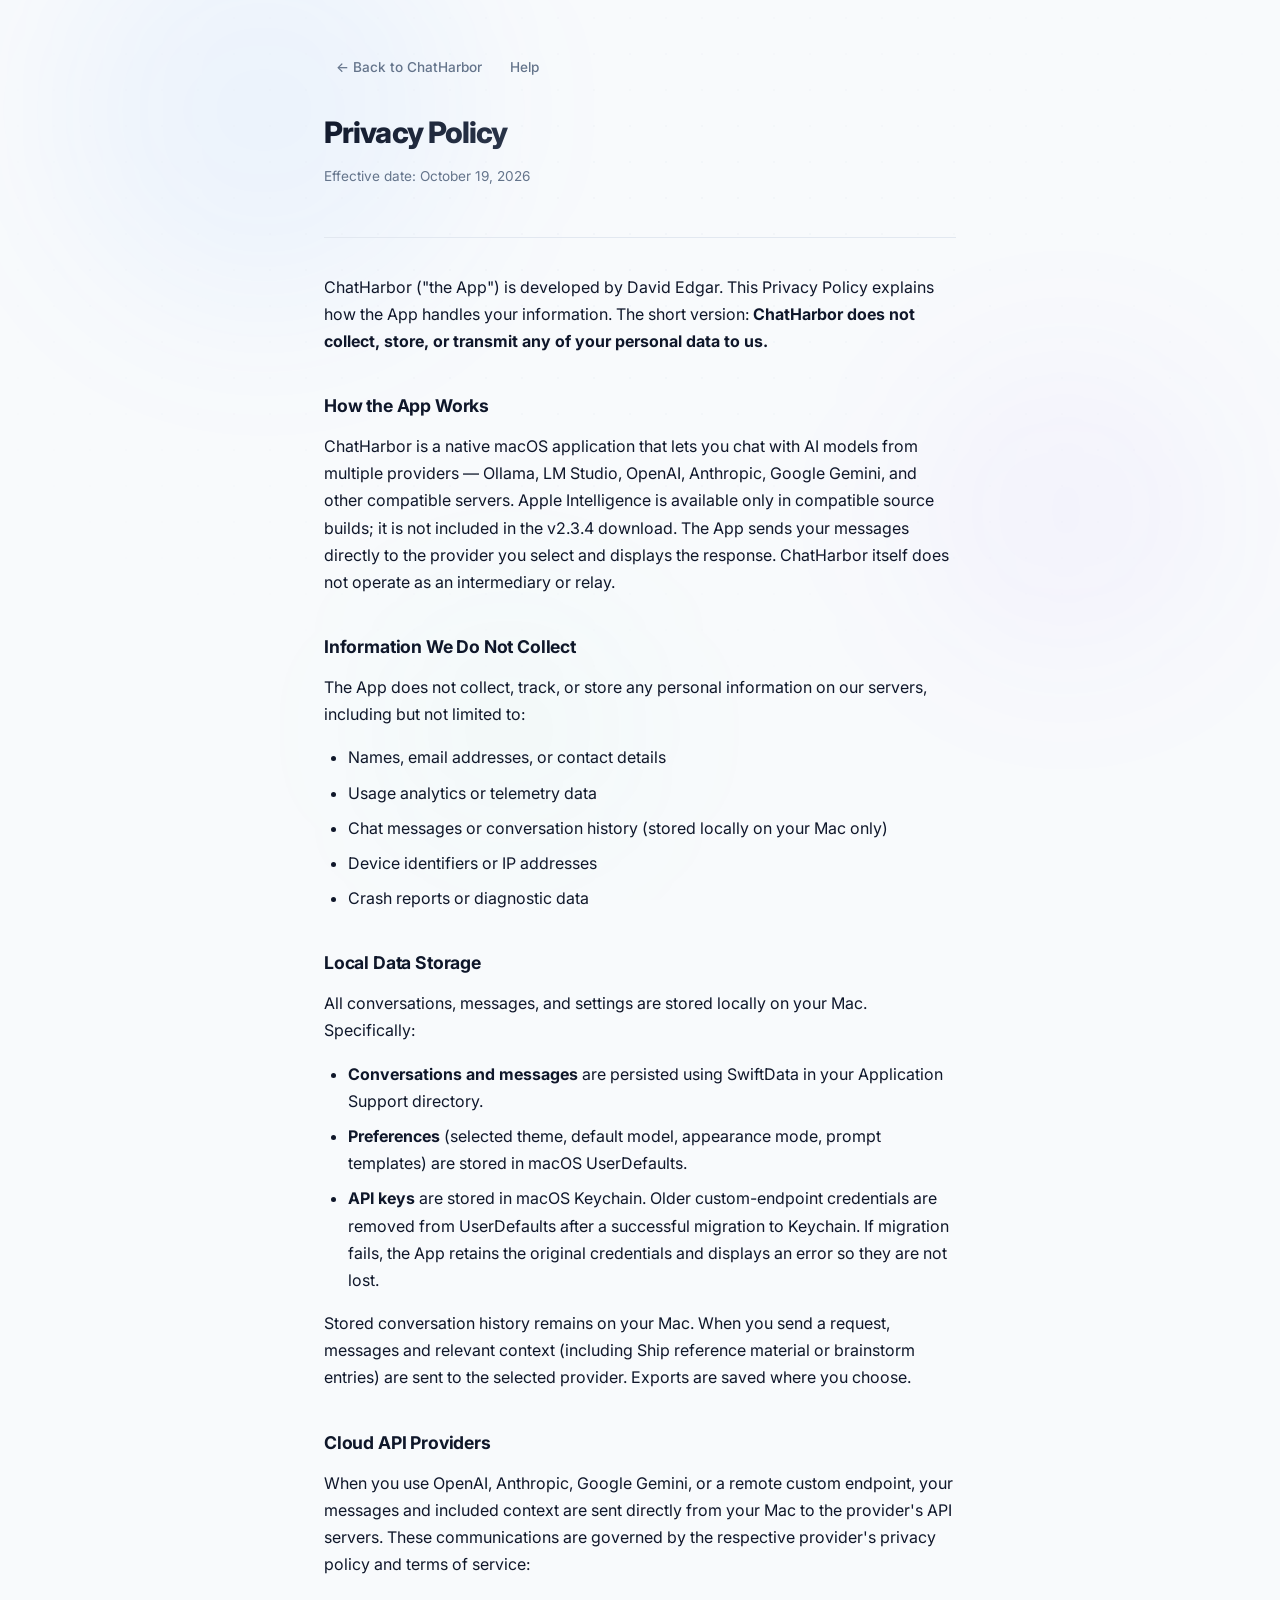
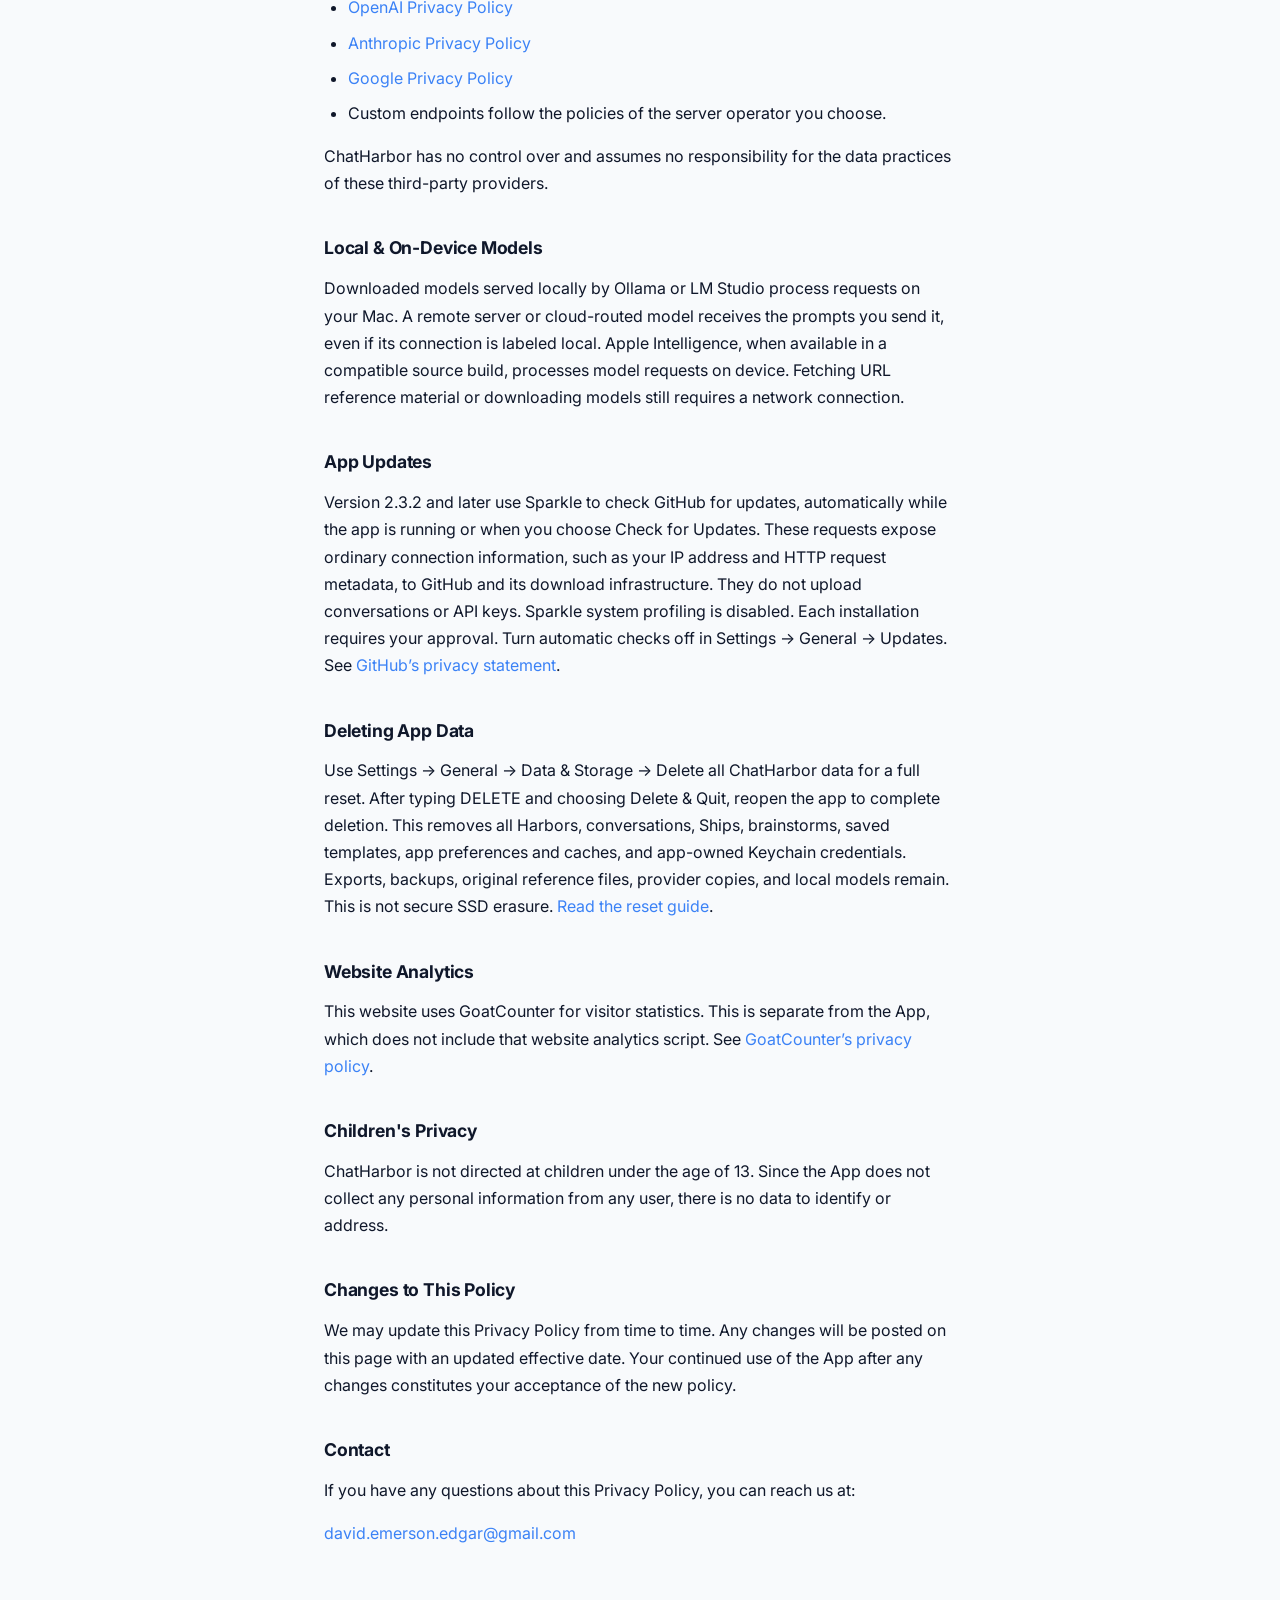
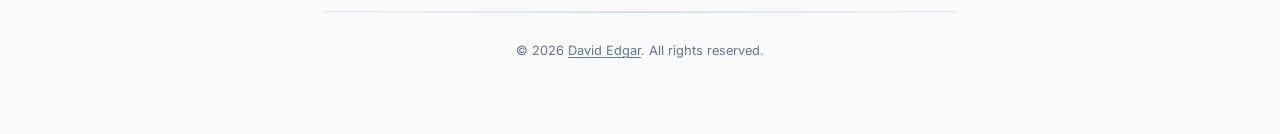
<file: docs/privacy.html>
<!DOCTYPE html>
<html lang="en">
<head>
    <meta charset="UTF-8">
    <meta name="viewport" content="width=device-width, initial-scale=1.0">
    <title>Privacy Policy — ChatHarbor</title>
    <link rel="icon" type="image/png" href="favicon.png">
    <link rel="preconnect" href="https://fonts.googleapis.com">
    <link rel="preconnect" href="https://fonts.gstatic.com" crossorigin>
    <link href="https://fonts.googleapis.com/css2?family=Inter:wght@400;500;600;700;800&display=swap" rel="stylesheet">
    <style>
        *, *::before, *::after { box-sizing: border-box; margin: 0; padding: 0; }

        :root {
            --bg: #f8fafc;
            --surface: #ffffff;
            --text: #0f172a;
            --text-secondary: #64748b;
            --accent: #3b82f6;
            --accent-hover: #2563eb;
            --accent-wash: rgba(59,130,246,.06);
            --border: #e2e8f0;
            --radius: 20px;
            --glow: rgba(59, 130, 246, 0.08);
        }

        @media (prefers-color-scheme: dark) {
            :root {
                --bg: #050810;
                --surface: rgba(30, 41, 59, 0.5);
                --text: #f1f5f9;
                --text-secondary: #94a3b8;
                --accent: #60a5fa;
                --accent-hover: #93bbfd;
                --accent-wash: rgba(96,165,250,.06);
                --border: rgba(148, 163, 184, 0.12);
                --glow: rgba(96, 165, 250, 0.06);
            }
        }

        body {
            font-family: 'Inter', -apple-system, BlinkMacSystemFont, sans-serif;
            background: var(--bg);
            color: var(--text);
            line-height: 1.7;
            -webkit-font-smoothing: antialiased;
            overflow-x: hidden;
        }

        /* ── Animated background ─────────────────────── */
        .bg-glow {
            position: fixed; inset: 0; z-index: -1; overflow: hidden;
        }
        .bg-orb {
            position: absolute; border-radius: 50%; filter: blur(80px);
            will-change: transform;
        }
        .bg-orb-1 {
            width: 400px; height: 400px; top: -10%; left: 5%;
            background: rgba(59,130,246,.06);
            animation: orbDrift1 20s ease-in-out infinite alternate;
        }
        .bg-orb-2 {
            width: 300px; height: 300px; top: 40%; right: 5%;
            background: rgba(124,58,237,.04);
            animation: orbDrift2 25s ease-in-out infinite alternate;
        }
        .bg-orb-3 {
            width: 250px; height: 250px; bottom: 5%; left: 30%;
            background: rgba(52,211,153,.03);
            animation: orbDrift3 18s ease-in-out infinite alternate;
        }
        @keyframes orbDrift1 { 0%{transform:translate(0,0) scale(1)} 100%{transform:translate(5%,8%) scale(1.1)} }
        @keyframes orbDrift2 { 0%{transform:translate(0,0) scale(1)} 100%{transform:translate(-8%,-5%) scale(1.08)} }
        @keyframes orbDrift3 { 0%{transform:translate(0,0) scale(1)} 100%{transform:translate(6%,-6%) scale(1.05)} }

        @media (prefers-color-scheme: dark) {
            .bg-orb-1 { background: rgba(59,130,246,.04); }
            .bg-orb-2 { background: rgba(124,58,237,.03); }
            .bg-orb-3 { background: rgba(52,211,153,.02); }
        }

        /* ── Dot grid ────────────────────────────────── */
        .dot-grid {
            position: fixed; inset: 0; z-index: -1;
            background-image: radial-gradient(circle, var(--border) 0.8px, transparent 0.8px);
            background-size: 36px 36px;
            mask-image: radial-gradient(ellipse 60% 50% at 50% 30%, rgba(0,0,0,.3), transparent);
            -webkit-mask-image: radial-gradient(ellipse 60% 50% at 50% 30%, rgba(0,0,0,.3), transparent);
        }

        .container { max-width: 680px; margin: 0 auto; padding: 0 24px; }

        header {
            padding: 48px 0 32px;
            border-bottom: 1px solid var(--border);
            margin-bottom: 36px;
            animation: fadeUp 0.5s ease both;
        }

        .back {
            display: inline-flex;
            align-items: center;
            gap: 6px;
            color: var(--text-secondary);
            text-decoration: none;
            font-size: 0.85rem;
            font-weight: 500;
            margin-bottom: 20px;
            padding: 8px 12px;
            border-radius: 8px;
            transition: all 0.2s ease;
        }

        .back:hover {
            color: var(--accent);
            text-decoration: none;
            background: var(--accent-wash);
        }

        h1 {
            font-size: 1.85rem;
            font-weight: 800;
            letter-spacing: -0.03em;
            background: linear-gradient(135deg, var(--text) 0%, var(--text-secondary) 100%);
            -webkit-background-clip: text;
            -webkit-text-fill-color: transparent;
            background-clip: text;
            margin-bottom: 8px;
        }

        .effective { font-size: 0.85rem; color: var(--text-secondary); }

        main { padding-bottom: 48px; animation: fadeUp 0.5s ease 0.1s both; }

        h2 {
            font-size: 1.1rem;
            font-weight: 700;
            margin-top: 36px;
            margin-bottom: 12px;
            letter-spacing: -0.01em;
        }

        p { margin-bottom: 16px; color: var(--text); }
        p.secondary { color: var(--text-secondary); }

        ul { margin-bottom: 16px; padding-left: 24px; }
        li { margin-bottom: 8px; color: var(--text); }

        a { color: var(--accent); text-decoration: none; transition: color 0.2s ease; }
        a:hover { color: var(--accent-hover); text-decoration: underline; }

        footer {
            text-align: center;
            padding: 28px 0 56px;
            border-top: 1px solid var(--border);
            position: relative;
        }

        footer::before {
            content: '';
            position: absolute;
            top: 0;
            left: 0;
            right: 0;
            height: 1px;
            background: linear-gradient(90deg, transparent, var(--accent), transparent);
            opacity: .3;
        }

        footer p { font-size: 0.8rem; color: var(--text-secondary); }

        @keyframes fadeUp {
            from { opacity: 0; transform: translateY(12px); }
            to { opacity: 1; transform: translateY(0); }
        }
    </style>
</head>
<body>

<!-- Background effects -->
<div class="bg-glow">
    <div class="bg-orb bg-orb-1"></div>
    <div class="bg-orb bg-orb-2"></div>
    <div class="bg-orb bg-orb-3"></div>
</div>
<div class="dot-grid"></div>

    <div class="container">
        <header>
            <a href="index.html" class="back">&larr; Back to ChatHarbor</a> <a href="help/" class="back">Help</a>
            <h1>Privacy Policy</h1>
            <p class="effective">Effective date: October 19, 2026</p>
        </header>

        <main>
            <p>
                ChatHarbor ("the App") is developed by David Edgar. This Privacy Policy explains how the App
                handles your information. The short version: <strong>ChatHarbor does not collect, store, or
                transmit any of your personal data to us.</strong>
            </p>

            <h2>How the App Works</h2>
            <p>
                ChatHarbor is a native macOS application that lets you chat with AI models from multiple
                providers &mdash; Ollama, LM Studio, OpenAI, Anthropic, Google Gemini, and other compatible servers. Apple Intelligence is available only in compatible source builds; it is not included in the v2.3.4 download. The App sends your messages directly to the provider you select and
                displays the response. ChatHarbor itself does not operate as an intermediary or relay.
            </p>

            <h2>Information We Do Not Collect</h2>
            <p>
                The App does not collect, track, or store any personal information on our servers, including
                but not limited to:
            </p>
            <ul>
                <li>Names, email addresses, or contact details</li>
                <li>Usage analytics or telemetry data</li>
                <li>Chat messages or conversation history (stored locally on your Mac only)</li>
                <li>Device identifiers or IP addresses</li>
                <li>Crash reports or diagnostic data</li>
            </ul>

            <h2>Local Data Storage</h2>
            <p>
                All conversations, messages, and settings are stored locally on your Mac. Specifically:
            </p>
            <ul>
                <li><strong>Conversations and messages</strong> are persisted using SwiftData in your Application Support directory.</li>
                <li><strong>Preferences</strong> (selected theme, default model, appearance mode, prompt templates) are stored in macOS UserDefaults.</li>
                <li><strong>API keys</strong> are stored in macOS Keychain. Older custom-endpoint credentials are removed from UserDefaults after a successful migration to Keychain. If migration fails, the App retains the original credentials and displays an error so they are not lost.</li>
            </ul>
            <p>
                Stored conversation history remains on your Mac. When you send a request, messages and relevant context (including Ship reference material or brainstorm entries) are sent to the selected provider. Exports are saved where you choose.
            </p>

            <h2>Cloud API Providers</h2>
            <p>
                When you use OpenAI, Anthropic, Google Gemini, or a remote custom endpoint, your messages and included context are sent directly from your Mac to
                the provider's API servers. These communications are governed by the respective provider's
                privacy policy and terms of service:
            </p>
            <ul>
                <li><a href="https://openai.com/policies/privacy-policy" target="_blank" rel="noopener">OpenAI Privacy Policy</a></li>
                <li><a href="https://www.anthropic.com/privacy" target="_blank" rel="noopener">Anthropic Privacy Policy</a></li>
                <li><a href="https://policies.google.com/privacy" target="_blank" rel="noopener">Google Privacy Policy</a></li>
                <li>Custom endpoints follow the policies of the server operator you choose.</li>
            </ul>
            <p>
                ChatHarbor has no control over and assumes no responsibility for the data practices of
                these third-party providers.
            </p>

            <h2>Local &amp; On-Device Models</h2>
            <p>
                Downloaded models served locally by Ollama or LM Studio process requests on your Mac. A remote server or cloud-routed model receives the prompts you send it, even if its connection is labeled local. Apple Intelligence, when available in a compatible source build, processes model requests on device. Fetching URL reference material or downloading models still requires a network connection.
            </p>

            <h2>App Updates</h2>
            <p>Version 2.3.2 and later use Sparkle to check GitHub for updates, automatically while the app is running or when you choose Check for Updates. These requests expose ordinary connection information, such as your IP address and HTTP request metadata, to GitHub and its download infrastructure. They do not upload conversations or API keys. Sparkle system profiling is disabled. Each installation requires your approval. Turn automatic checks off in Settings → General → Updates. See <a href="https://docs.github.com/en/site-policy/privacy-policies/github-general-privacy-statement">GitHub’s privacy statement</a>.</p>
            <h2>Deleting App Data</h2>
            <p>Use Settings → General → Data &amp; Storage → Delete all ChatHarbor data for a full reset. After typing DELETE and choosing Delete &amp; Quit, reopen the app to complete deletion. This removes all Harbors, conversations, Ships, brainstorms, saved templates, app preferences and caches, and app-owned Keychain credentials. Exports, backups, original reference files, provider copies, and local models remain. This is not secure SSD erasure. <a href="help/#data">Read the reset guide</a>.</p>
            <h2>Website Analytics</h2>
            <p>This website uses GoatCounter for visitor statistics. This is separate from the App, which does not include that website analytics script. See <a href="https://www.goatcounter.com/privacy">GoatCounter’s privacy policy</a>.</p>

            <h2>Children's Privacy</h2>
            <p>
                ChatHarbor is not directed at children under the age of 13. Since the App does not collect
                any personal information from any user, there is no data to identify or address.
            </p>

            <h2>Changes to This Policy</h2>
            <p>
                We may update this Privacy Policy from time to time. Any changes will be posted on this
                page with an updated effective date. Your continued use of the App after any changes
                constitutes your acceptance of the new policy.
            </p>

            <h2>Contact</h2>
            <p>
                If you have any questions about this Privacy Policy, you can reach us at:
            </p>
            <p>
                <a href="mailto:david.emerson.edgar@gmail.com">david.emerson.edgar@gmail.com</a>
            </p>
        </main>

        <footer>
            <p>&copy; 2026 <a href="https://dedgar.de" style="color:var(--text-secondary);text-decoration:underline;text-underline-offset:2px;">David Edgar</a>. All rights reserved.</p>
        </footer>
    </div>
<script data-goatcounter="https://chatharbor.goatcounter.com/count"
        async src="//gc.zgo.at/count.js"></script>
</body>
</html>
</file>
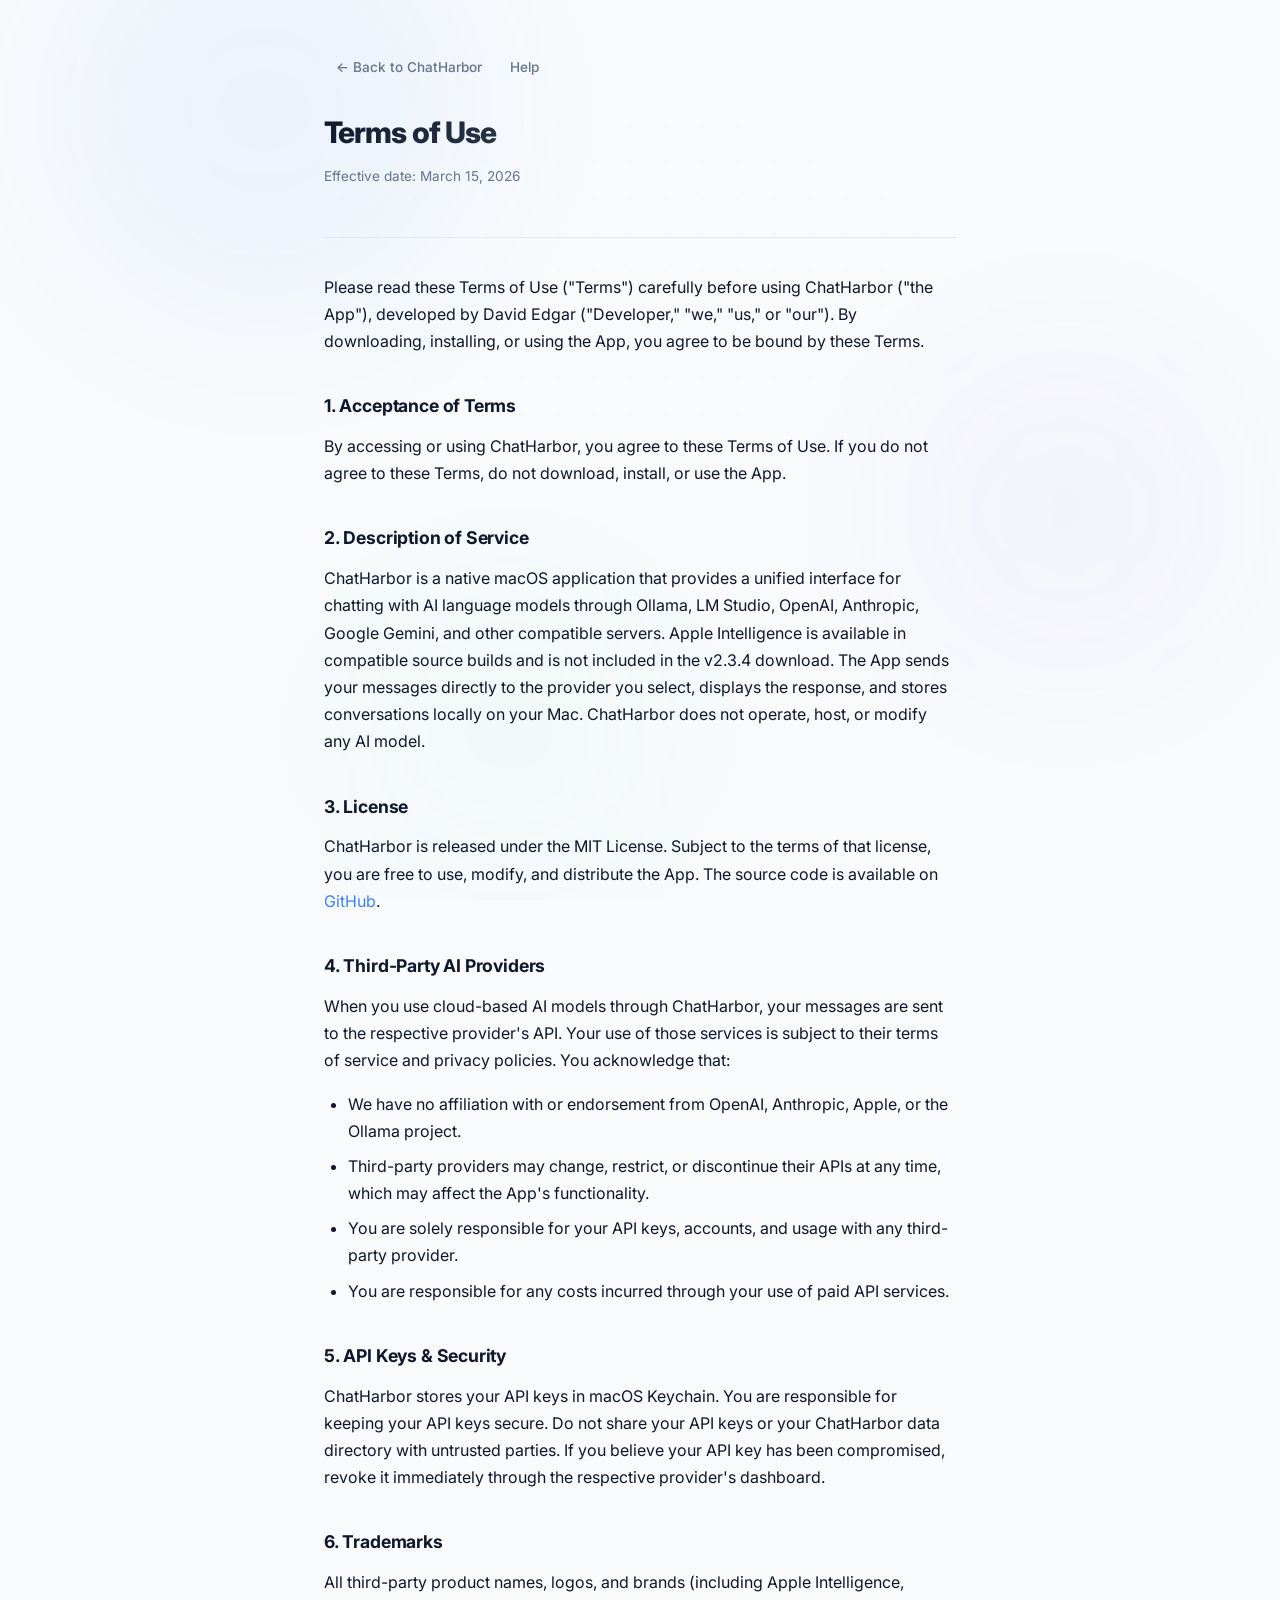
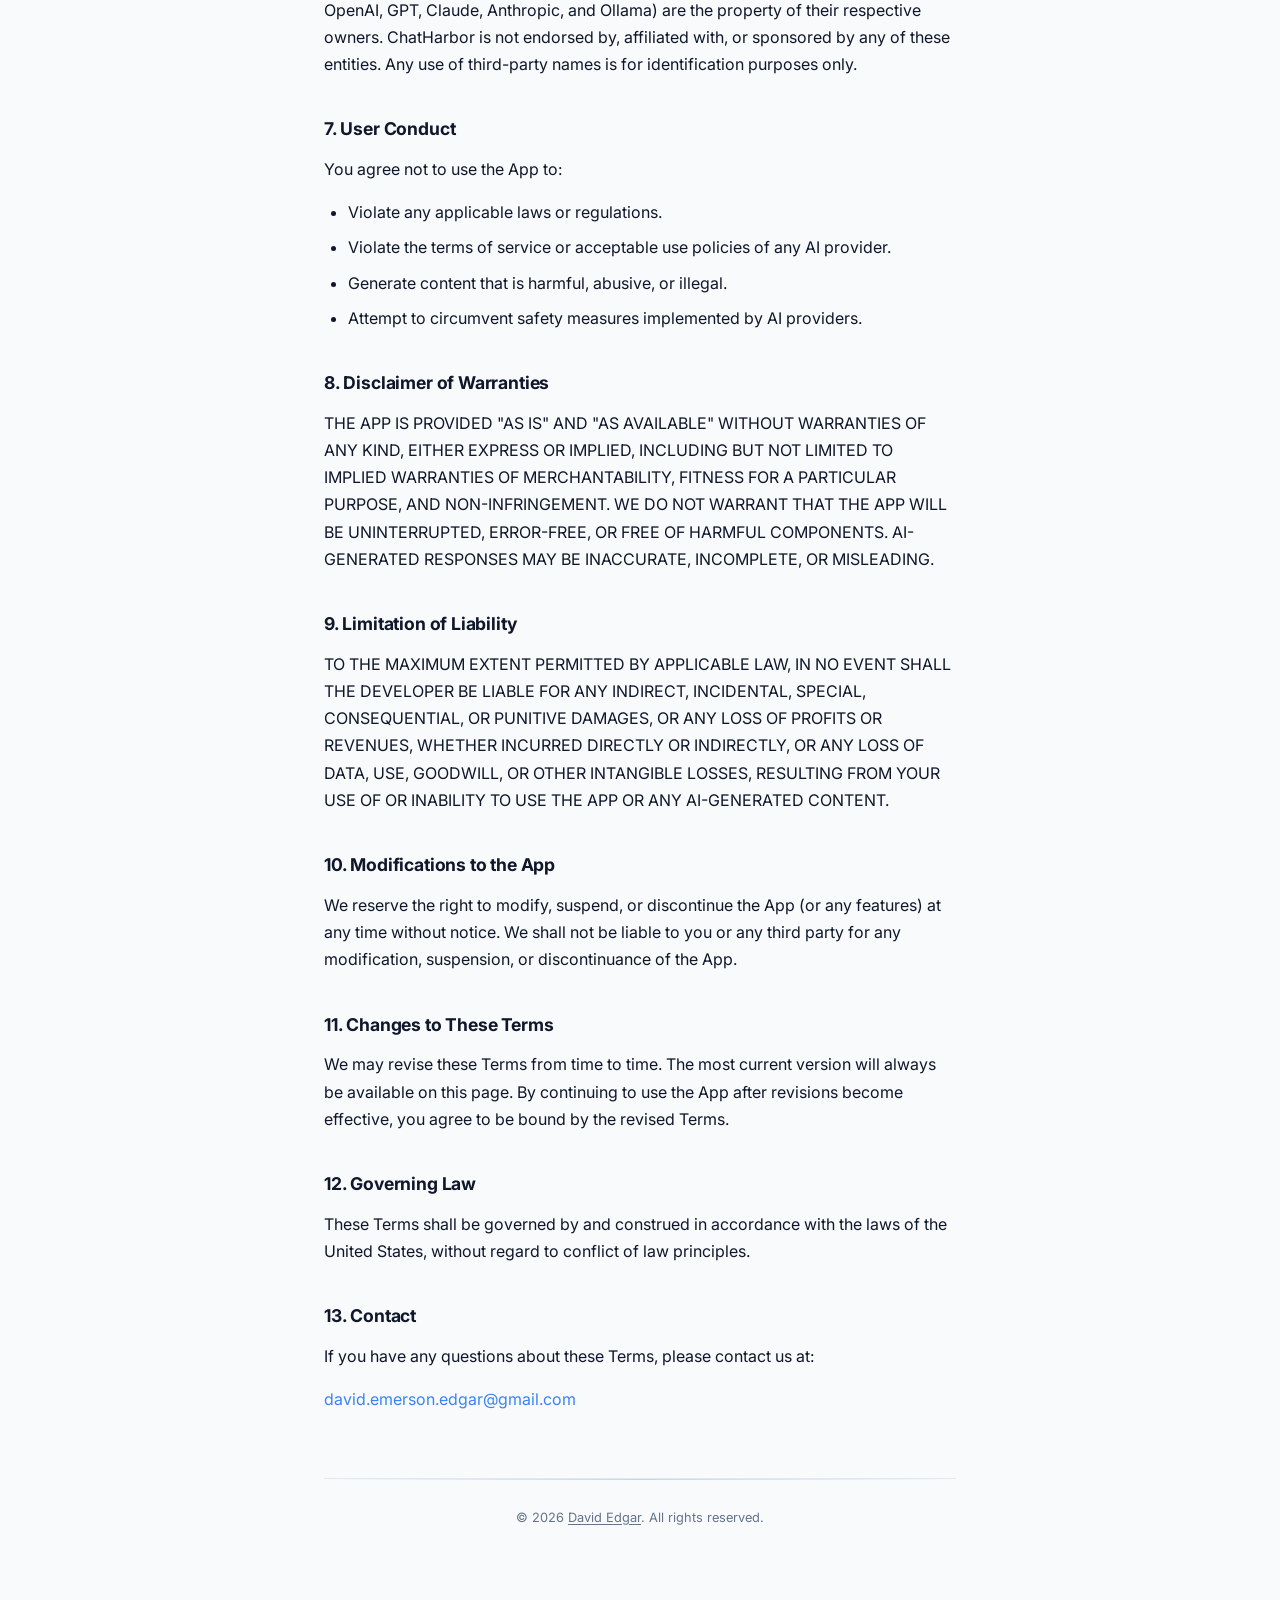
<file: docs/terms.html>
<!DOCTYPE html>
<html lang="en">
<head>
    <meta charset="UTF-8">
    <meta name="viewport" content="width=device-width, initial-scale=1.0">
    <title>Terms of Use — ChatHarbor</title>
    <link rel="icon" type="image/png" href="favicon.png">
    <link rel="preconnect" href="https://fonts.googleapis.com">
    <link rel="preconnect" href="https://fonts.gstatic.com" crossorigin>
    <link href="https://fonts.googleapis.com/css2?family=Inter:wght@400;500;600;700;800&display=swap" rel="stylesheet">
    <style>
        *, *::before, *::after { box-sizing: border-box; margin: 0; padding: 0; }

        :root {
            --bg: #f8fafc;
            --surface: #ffffff;
            --text: #0f172a;
            --text-secondary: #64748b;
            --accent: #3b82f6;
            --accent-hover: #2563eb;
            --accent-wash: rgba(59,130,246,.06);
            --border: #e2e8f0;
            --radius: 20px;
            --glow: rgba(59, 130, 246, 0.08);
        }

        @media (prefers-color-scheme: dark) {
            :root {
                --bg: #050810;
                --surface: rgba(30, 41, 59, 0.5);
                --text: #f1f5f9;
                --text-secondary: #94a3b8;
                --accent: #60a5fa;
                --accent-hover: #93bbfd;
                --accent-wash: rgba(96,165,250,.06);
                --border: rgba(148, 163, 184, 0.12);
                --glow: rgba(96, 165, 250, 0.06);
            }
        }

        body {
            font-family: 'Inter', -apple-system, BlinkMacSystemFont, sans-serif;
            background: var(--bg);
            color: var(--text);
            line-height: 1.7;
            -webkit-font-smoothing: antialiased;
            overflow-x: hidden;
        }

        /* ── Animated background ─────────────────────── */
        .bg-glow {
            position: fixed; inset: 0; z-index: -1; overflow: hidden;
        }
        .bg-orb {
            position: absolute; border-radius: 50%; filter: blur(80px);
            will-change: transform;
        }
        .bg-orb-1 {
            width: 400px; height: 400px; top: -10%; left: 5%;
            background: rgba(59,130,246,.06);
            animation: orbDrift1 20s ease-in-out infinite alternate;
        }
        .bg-orb-2 {
            width: 300px; height: 300px; top: 40%; right: 5%;
            background: rgba(124,58,237,.04);
            animation: orbDrift2 25s ease-in-out infinite alternate;
        }
        .bg-orb-3 {
            width: 250px; height: 250px; bottom: 5%; left: 30%;
            background: rgba(52,211,153,.03);
            animation: orbDrift3 18s ease-in-out infinite alternate;
        }
        @keyframes orbDrift1 { 0%{transform:translate(0,0) scale(1)} 100%{transform:translate(5%,8%) scale(1.1)} }
        @keyframes orbDrift2 { 0%{transform:translate(0,0) scale(1)} 100%{transform:translate(-8%,-5%) scale(1.08)} }
        @keyframes orbDrift3 { 0%{transform:translate(0,0) scale(1)} 100%{transform:translate(6%,-6%) scale(1.05)} }

        @media (prefers-color-scheme: dark) {
            .bg-orb-1 { background: rgba(59,130,246,.04); }
            .bg-orb-2 { background: rgba(124,58,237,.03); }
            .bg-orb-3 { background: rgba(52,211,153,.02); }
        }

        /* ── Dot grid ────────────────────────────────── */
        .dot-grid {
            position: fixed; inset: 0; z-index: -1;
            background-image: radial-gradient(circle, var(--border) 0.8px, transparent 0.8px);
            background-size: 36px 36px;
            mask-image: radial-gradient(ellipse 60% 50% at 50% 30%, rgba(0,0,0,.3), transparent);
            -webkit-mask-image: radial-gradient(ellipse 60% 50% at 50% 30%, rgba(0,0,0,.3), transparent);
        }

        .container { max-width: 680px; margin: 0 auto; padding: 0 24px; }

        header {
            padding: 48px 0 32px;
            border-bottom: 1px solid var(--border);
            margin-bottom: 36px;
            animation: fadeUp 0.5s ease both;
        }

        .back {
            display: inline-flex;
            align-items: center;
            gap: 6px;
            color: var(--text-secondary);
            text-decoration: none;
            font-size: 0.85rem;
            font-weight: 500;
            margin-bottom: 20px;
            padding: 8px 12px;
            border-radius: 8px;
            transition: all 0.2s ease;
        }

        .back:hover {
            color: var(--accent);
            text-decoration: none;
            background: var(--accent-wash);
        }

        h1 {
            font-size: 1.85rem;
            font-weight: 800;
            letter-spacing: -0.03em;
            background: linear-gradient(135deg, var(--text) 0%, var(--text-secondary) 100%);
            -webkit-background-clip: text;
            -webkit-text-fill-color: transparent;
            background-clip: text;
            margin-bottom: 8px;
        }

        .effective { font-size: 0.85rem; color: var(--text-secondary); }

        main { padding-bottom: 48px; animation: fadeUp 0.5s ease 0.1s both; }

        h2 {
            font-size: 1.1rem;
            font-weight: 700;
            margin-top: 36px;
            margin-bottom: 12px;
            letter-spacing: -0.01em;
        }

        p { margin-bottom: 16px; color: var(--text); }

        ul { margin-bottom: 16px; padding-left: 24px; }
        li { margin-bottom: 8px; color: var(--text); }

        a { color: var(--accent); text-decoration: none; transition: color 0.2s ease; }
        a:hover { color: var(--accent-hover); text-decoration: underline; }

        footer {
            text-align: center;
            padding: 28px 0 56px;
            border-top: 1px solid var(--border);
            position: relative;
        }

        footer::before {
            content: '';
            position: absolute;
            top: 0;
            left: 0;
            right: 0;
            height: 1px;
            background: linear-gradient(90deg, transparent, var(--accent), transparent);
            opacity: .3;
        }

        footer p { font-size: 0.8rem; color: var(--text-secondary); }

        @keyframes fadeUp {
            from { opacity: 0; transform: translateY(12px); }
            to { opacity: 1; transform: translateY(0); }
        }
    </style>
</head>
<body>

<!-- Background effects -->
<div class="bg-glow">
    <div class="bg-orb bg-orb-1"></div>
    <div class="bg-orb bg-orb-2"></div>
    <div class="bg-orb bg-orb-3"></div>
</div>
<div class="dot-grid"></div>

    <div class="container">
        <header>
            <a href="index.html" class="back">&larr; Back to ChatHarbor</a> <a href="help/" class="back">Help</a>
            <h1>Terms of Use</h1>
            <p class="effective">Effective date: March 15, 2026</p>
        </header>

        <main>
            <p>
                Please read these Terms of Use ("Terms") carefully before using ChatHarbor ("the App"),
                developed by David Edgar ("Developer," "we," "us," or "our"). By downloading, installing,
                or using the App, you agree to be bound by these Terms.
            </p>

            <h2>1. Acceptance of Terms</h2>
            <p>
                By accessing or using ChatHarbor, you agree to these Terms of Use. If you do not agree
                to these Terms, do not download, install, or use the App.
            </p>

            <h2>2. Description of Service</h2>
            <p>
                ChatHarbor is a native macOS application that provides a unified interface for chatting with
                AI language models through Ollama, LM Studio, OpenAI, Anthropic, Google Gemini, and other compatible servers. Apple Intelligence is available in compatible source builds and is not included in the v2.3.4 download. The App sends your messages directly
                to the provider you select, displays the response, and stores conversations locally on your Mac.
                ChatHarbor does not operate, host, or modify any AI model.
            </p>

            <h2>3. License</h2>
            <p>
                ChatHarbor is released under the MIT License. Subject to the terms of that license, you are
                free to use, modify, and distribute the App. The source code is available on
                <a href="https://github.com/d-edgar/ChatHarbor">GitHub</a>.
            </p>

            <h2>4. Third-Party AI Providers</h2>
            <p>
                When you use cloud-based AI models through ChatHarbor, your messages are sent to the
                respective provider's API. Your use of those services is subject to their terms of service
                and privacy policies. You acknowledge that:
            </p>
            <ul>
                <li>We have no affiliation with or endorsement from OpenAI, Anthropic, Apple, or the Ollama project.</li>
                <li>Third-party providers may change, restrict, or discontinue their APIs at any time, which may affect the App's functionality.</li>
                <li>You are solely responsible for your API keys, accounts, and usage with any third-party provider.</li>
                <li>You are responsible for any costs incurred through your use of paid API services.</li>
            </ul>

            <h2>5. API Keys &amp; Security</h2>
            <p>
                ChatHarbor stores your API keys in macOS Keychain. You are responsible for keeping your
                API keys secure. Do not share your API keys or your ChatHarbor data directory with untrusted
                parties. If you believe your API key has been compromised, revoke it immediately through the
                respective provider's dashboard.
            </p>

            <h2>6. Trademarks</h2>
            <p>
                All third-party product names, logos, and brands (including Apple Intelligence, OpenAI, GPT,
                Claude, Anthropic, and Ollama) are the property of their respective owners. ChatHarbor is not
                endorsed by, affiliated with, or sponsored by any of these entities. Any use of third-party
                names is for identification purposes only.
            </p>

            <h2>7. User Conduct</h2>
            <p>
                You agree not to use the App to:
            </p>
            <ul>
                <li>Violate any applicable laws or regulations.</li>
                <li>Violate the terms of service or acceptable use policies of any AI provider.</li>
                <li>Generate content that is harmful, abusive, or illegal.</li>
                <li>Attempt to circumvent safety measures implemented by AI providers.</li>
            </ul>

            <h2>8. Disclaimer of Warranties</h2>
            <p>
                THE APP IS PROVIDED "AS IS" AND "AS AVAILABLE" WITHOUT WARRANTIES OF ANY KIND, EITHER
                EXPRESS OR IMPLIED, INCLUDING BUT NOT LIMITED TO IMPLIED WARRANTIES OF MERCHANTABILITY,
                FITNESS FOR A PARTICULAR PURPOSE, AND NON-INFRINGEMENT. WE DO NOT WARRANT THAT THE APP
                WILL BE UNINTERRUPTED, ERROR-FREE, OR FREE OF HARMFUL COMPONENTS. AI-GENERATED RESPONSES
                MAY BE INACCURATE, INCOMPLETE, OR MISLEADING.
            </p>

            <h2>9. Limitation of Liability</h2>
            <p>
                TO THE MAXIMUM EXTENT PERMITTED BY APPLICABLE LAW, IN NO EVENT SHALL THE DEVELOPER BE
                LIABLE FOR ANY INDIRECT, INCIDENTAL, SPECIAL, CONSEQUENTIAL, OR PUNITIVE DAMAGES, OR ANY
                LOSS OF PROFITS OR REVENUES, WHETHER INCURRED DIRECTLY OR INDIRECTLY, OR ANY LOSS OF DATA,
                USE, GOODWILL, OR OTHER INTANGIBLE LOSSES, RESULTING FROM YOUR USE OF OR INABILITY TO USE
                THE APP OR ANY AI-GENERATED CONTENT.
            </p>

            <h2>10. Modifications to the App</h2>
            <p>
                We reserve the right to modify, suspend, or discontinue the App (or any features) at any
                time without notice. We shall not be liable to you or any third party for any modification,
                suspension, or discontinuance of the App.
            </p>

            <h2>11. Changes to These Terms</h2>
            <p>
                We may revise these Terms from time to time. The most current version will always be
                available on this page. By continuing to use the App after revisions become effective,
                you agree to be bound by the revised Terms.
            </p>

            <h2>12. Governing Law</h2>
            <p>
                These Terms shall be governed by and construed in accordance with the laws of the
                United States, without regard to conflict of law principles.
            </p>

            <h2>13. Contact</h2>
            <p>
                If you have any questions about these Terms, please contact us at:
            </p>
            <p>
                <a href="mailto:david.emerson.edgar@gmail.com">david.emerson.edgar@gmail.com</a>
            </p>
        </main>

        <footer>
            <p>&copy; 2026 <a href="https://dedgar.de" style="color:var(--text-secondary);text-decoration:underline;text-underline-offset:2px;">David Edgar</a>. All rights reserved.</p>
        </footer>
    </div>
<script data-goatcounter="https://chatharbor.goatcounter.com/count"
        async src="//gc.zgo.at/count.js"></script>
</body>
</html>
</file>
<file: docs/site.css>
:root { color-scheme:light dark; --bg:#f5f7f9; --surface:#e6edf3; --text:#172d3c; --muted:#465d6d; --accent:#175d83; --button-text:#fff; }
@media(prefers-color-scheme:dark) { :root { --bg:#13232f; --surface:#1d3443; --text:#f0f5f8; --muted:#beced9; --accent:#9ed9fa; --button-text:#13232f; } }
* { box-sizing:border-box; margin:0; padding:0; }
html { scroll-behavior:smooth; scroll-padding-top:24px; }
body { font-family:-apple-system,BlinkMacSystemFont,"Segoe UI",sans-serif; font-size:18px; line-height:1.6; color:var(--text); background:var(--bg); }
a { color:var(--accent); text-underline-offset:.2em; }
a:hover { text-decoration-thickness:2px; }
a:focus-visible,summary:focus-visible { outline:3px solid var(--accent); outline-offset:5px; }
a:active { transform:translateY(1px); }
h1,h2,h3 { line-height:1.15; text-wrap:balance; letter-spacing:-.025em; }
p { text-wrap:pretty; max-width:65ch; }
p+p { margin-top:16px; }
.container { width:min(1120px,100% - 48px); margin-inline:auto; }
nav { display:flex; justify-content:space-between; align-items:center; flex-wrap:wrap; gap:12px 32px; padding:20px 0; }
nav strong { font-size:20px; }
nav div,.actions,.footer-links { display:flex; flex-wrap:wrap; gap:12px 24px; align-items:center; }
nav a,.actions a,.footer-links a { display:inline-flex; align-items:center; min-height:44px; }
.skip-link { position:absolute; top:-100px; left:24px; padding:12px; background:var(--bg); }
.skip-link:focus { top:12px; }
.hero { padding:48px 0 64px; display:grid; grid-template-columns:minmax(0,1fr) 112px; gap:24px 48px; }
.logo { grid-column:2; grid-row:1/3; width:112px; height:112px; }
h1 { font-size:clamp(2.5rem,5.5vw,4.5rem); max-width:16ch; }
.hero p { font-size:22px; }
.hero .actions,.hero .note { grid-column:1/-1; }
.button { padding:12px 24px; background:var(--accent); color:var(--button-text); text-decoration:none; font-weight:600; }
.note { font-size:16px!important; color:var(--muted); }
section { padding:64px 0; }
h2 { font-size:clamp(2rem,3.5vw,3rem); margin-bottom:24px; }
h3 { font-size:24px; margin-bottom:12px; }
.feature-list { display:grid; grid-template-columns:1fr 1fr; gap:32px 64px; }
.band { background:var(--surface); }
.steps { padding-left:28px; max-width:70ch; }
.steps li { padding-left:8px; margin:20px 0; }
.steps li::marker { font-weight:600; }
.steps strong { display:block; }
.paths { display:grid; grid-template-columns:1fr 1fr; gap:48px; margin-top:32px; }
.paths article { min-width:0; }
.paths ol { padding-left:24px; }
.paths li { margin-bottom:20px; padding-left:4px; }
code { font-size:.9em; overflow-wrap:anywhere; }
.local-intro { max-width:68ch; }
details { margin-top:24px; }
summary { cursor:pointer; padding:12px 0; min-height:44px; font-weight:600; }
details p { margin-top:16px; }
.split { display:grid; grid-template-columns:1fr 1.5fr; gap:48px; }
footer { padding:32px 0; font-size:16px; }
footer p { margin-top:20px; }
@media(max-width:760px) {
 .container { width:calc(100% - 40px); }
 .hero { grid-template-columns:1fr; padding:32px 0 40px; }
 .logo { grid-column:1; grid-row:1; width:72px; height:72px; }
 .hero p { font-size:20px; }
 .feature-list,.paths,.split { grid-template-columns:1fr; gap:32px; }
 section { padding:44px 0; }
 nav { font-size:16px; }
}
@media(prefers-reduced-motion:reduce) { html { scroll-behavior:auto; } }
</file>
<file: docs/help/help.css>
html { scroll-behavior:auto; }
.intro { padding:32px 0 48px; }
.intro h1 { margin:12px 0 20px; max-width:none; }
.category { color:var(--muted); font-size:14px; font-weight:600; letter-spacing:.04em; }
.intro label { display:block; margin:28px 0 8px; font-weight:600; }
input[type=search] { font:inherit; width:min(100%,640px); padding:12px 16px; border:1px solid var(--muted); border-radius:4px; background:var(--bg); color:var(--text); }
input:focus-visible { outline:3px solid var(--accent); outline-offset:4px; }
#search-status { font-size:16px; color:var(--muted); margin-top:8px; }
.help-layout { display:grid; grid-template-columns:240px minmax(0,1fr); gap:56px; align-items:start; }
aside nav { display:flex; flex-direction:column; align-items:stretch; gap:0; padding:0; }
aside a { padding:8px 0; line-height:1.4; min-height:44px; font-size:16px; }
article { padding:0 0 44px; margin:0 0 44px; border-bottom:1px solid var(--surface); scroll-margin-top:24px; }
article h2 { font-size:clamp(1.6rem,3vw,2.25rem); margin:8px 0 20px; }
article ul,article ol { padding-left:24px; margin:20px 0; }
article li { padding-left:4px; margin:12px 0; }
article p { margin:16px 0; }
article a { overflow-wrap:anywhere; }
.back { display:inline-flex; min-height:44px; align-items:center; font-size:16px; margin-top:16px; }
[hidden] { display:none!important; }
@media(max-width:760px) { .help-layout { grid-template-columns:1fr; gap:32px; } aside { padding-bottom:24px; border-bottom:1px solid var(--muted); } .intro { padding:24px 0 32px; } }
</file>
